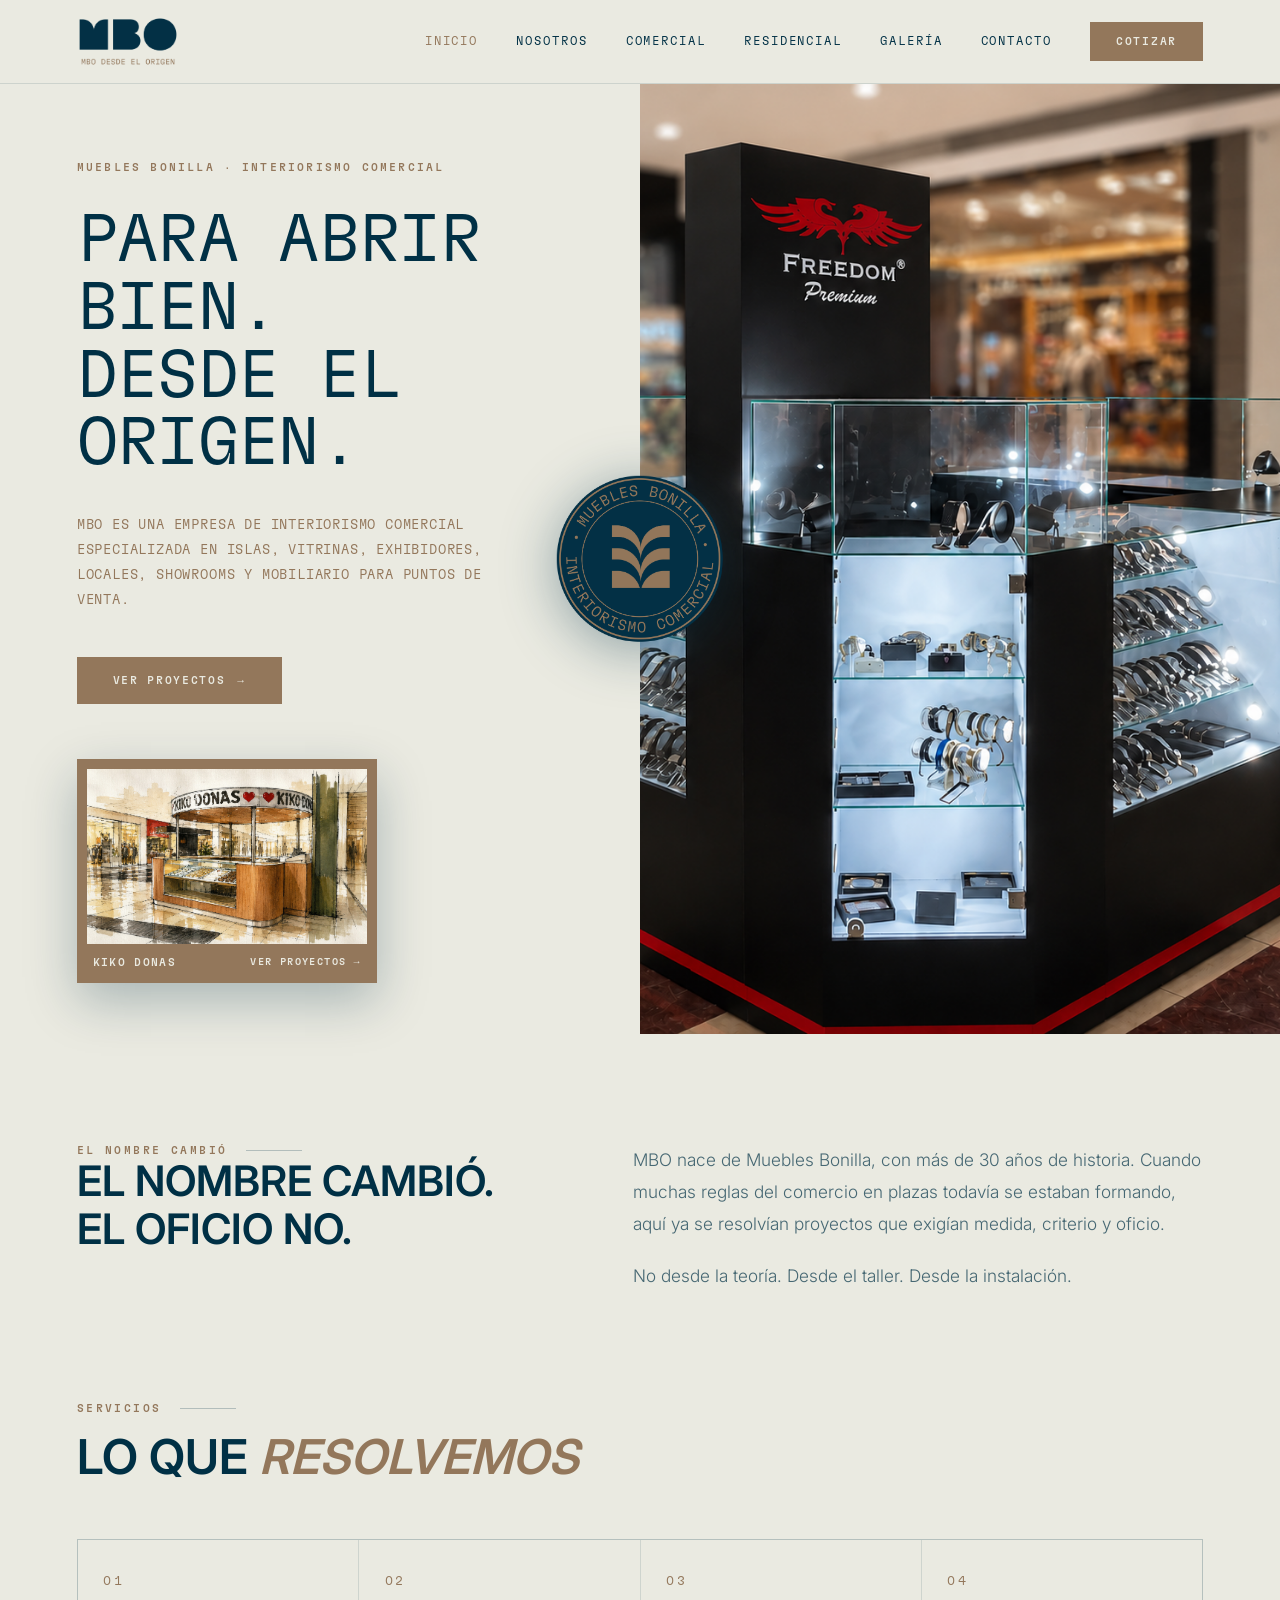
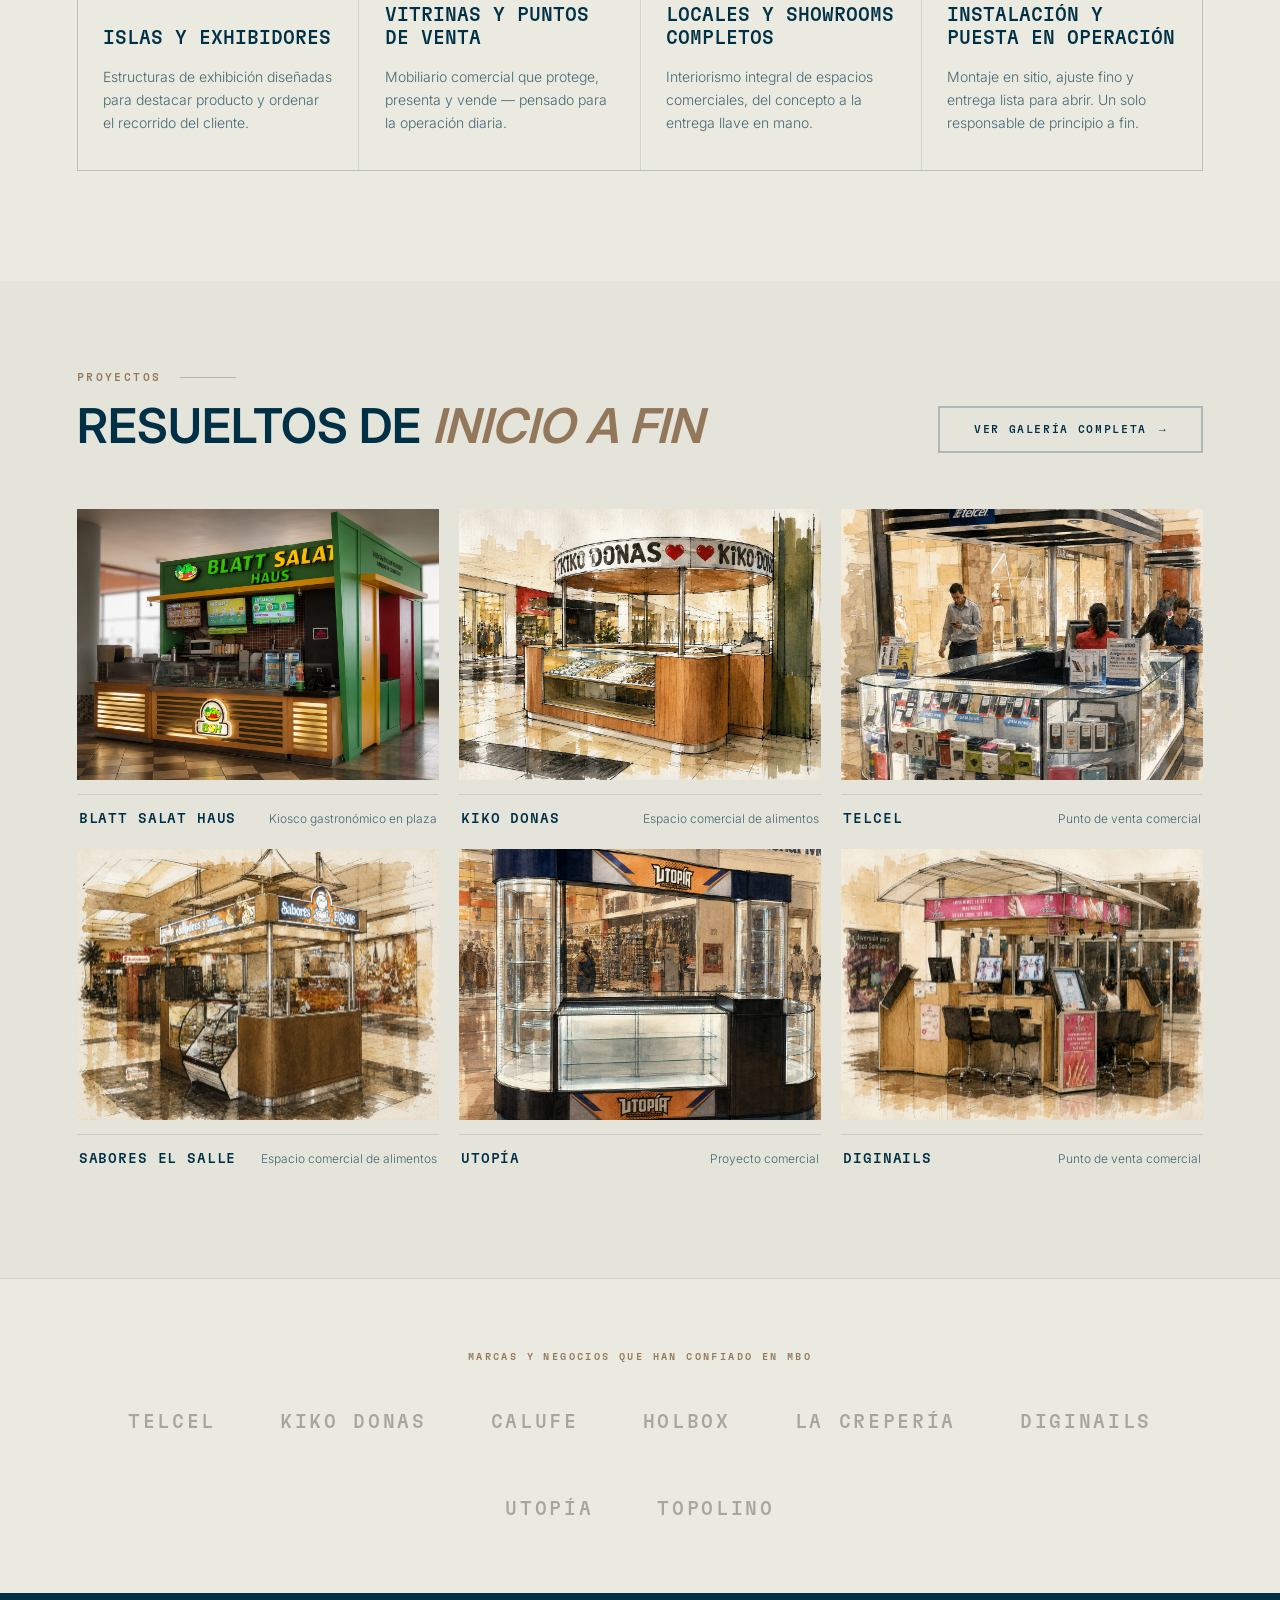
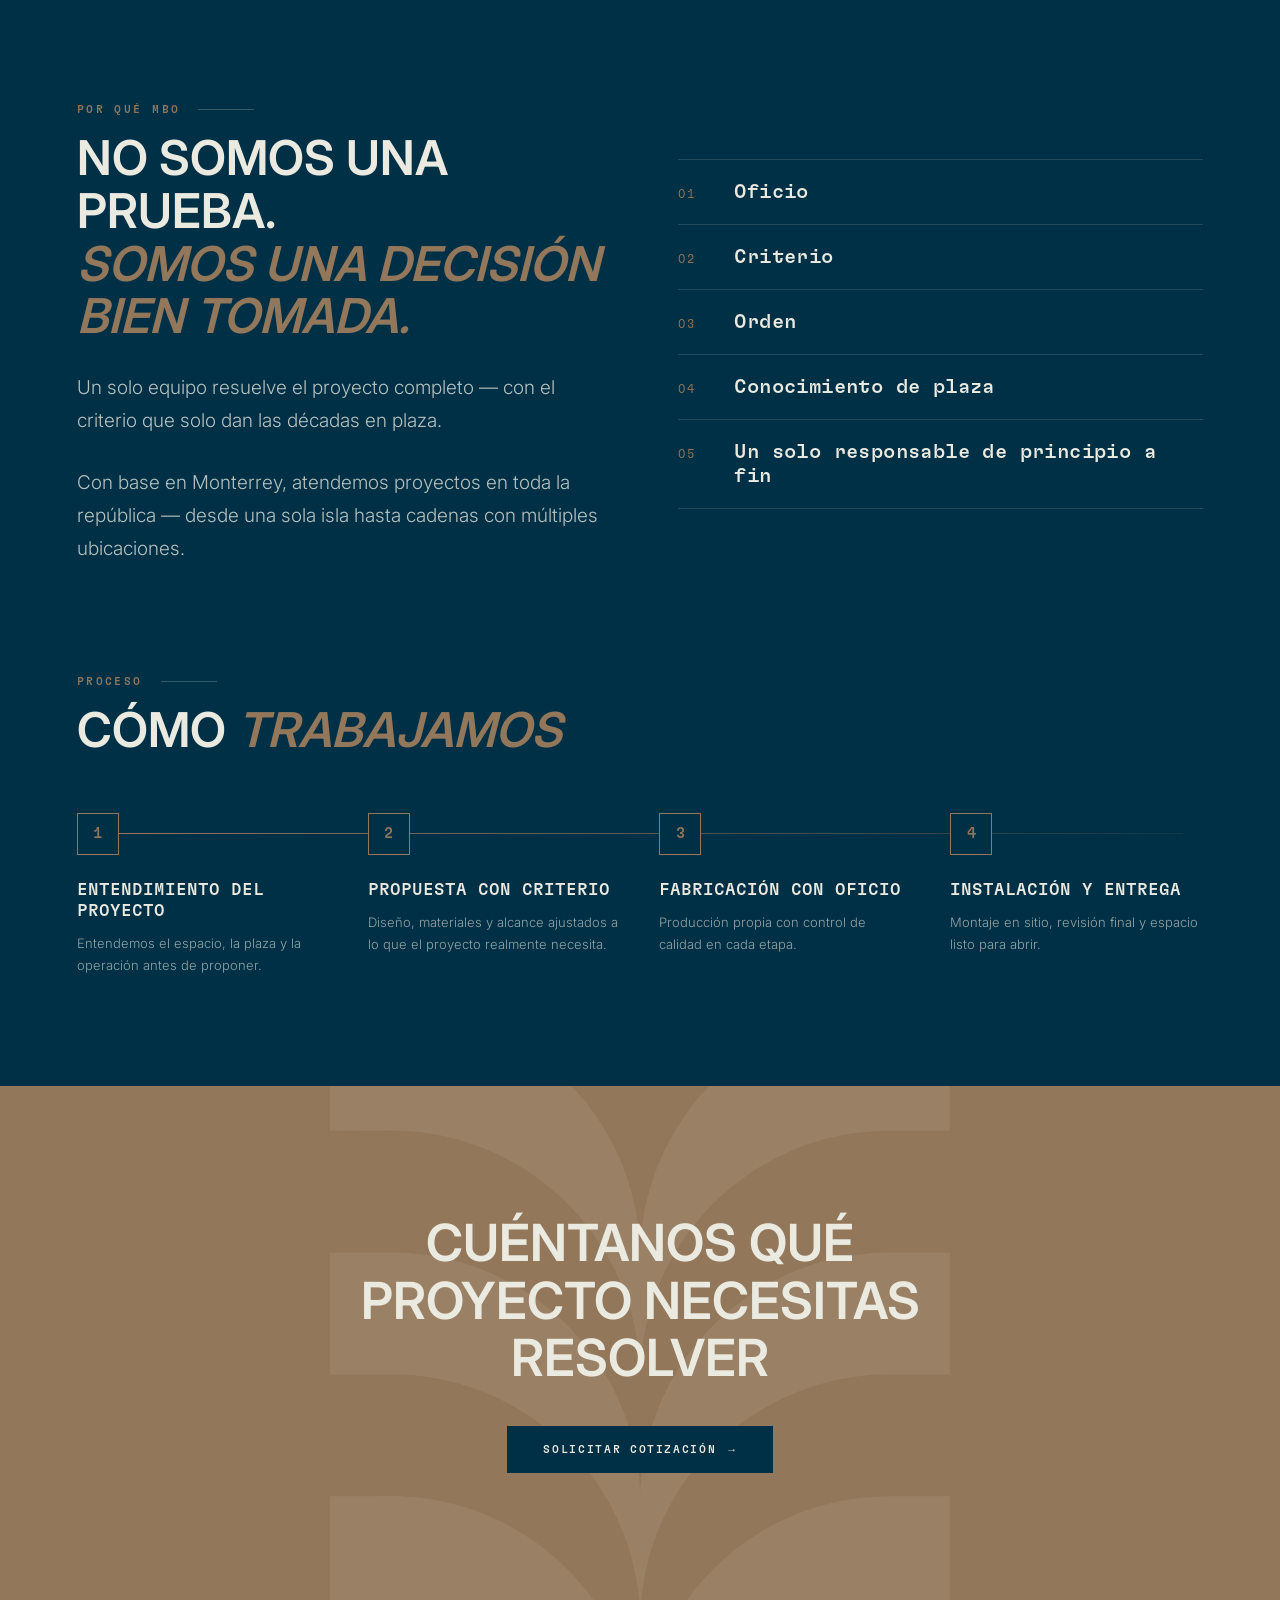
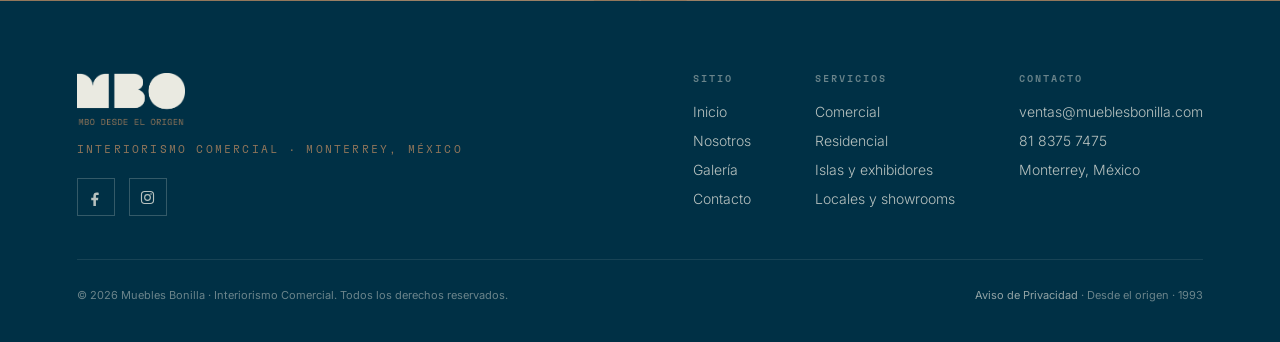
<file: mbo-website/index.html>
<!DOCTYPE html>
<html lang="es">
<head>
<meta charset="utf-8">
<meta name="viewport" content="width=device-width, initial-scale=1">
<title>MBO — Interiorismo Comercial · Desde el origen</title>
<link rel="stylesheet" href="css/site.css">
<style>
  /* ═══ HERO HOME — dos columnas ═══ */
  .hero{
    display:grid; grid-template-columns:1fr 1fr; position:relative;
    min-height:calc(100vh - 84px);
  }
  .hero-left{
    background:var(--lamina); display:flex; flex-direction:column; justify-content:center;
    padding:clamp(48px,6vw,96px) clamp(32px,5vw,88px) 330px var(--pad-x);
    position:relative;
  }
  .hero-eyebrow{
    font-family:var(--mono); font-weight:500; font-size:11px; letter-spacing:.2em;
    text-transform:uppercase; color:var(--terra); margin-bottom:34px;
  }
  .hero-title{
    font-family:var(--mono); font-weight:300; letter-spacing:-.01em;
    font-size:clamp(38px,5.2vw,76px); line-height:1.02; color:var(--grafito); text-transform:uppercase;
    margin-bottom:34px;
  }
  .hero-sub{
    font-family:var(--mono); font-weight:300; font-size:clamp(12px,1.05vw,14px);
    letter-spacing:.06em; line-height:1.85; text-transform:uppercase; color:var(--terra);
    max-width:52ch; margin-bottom:44px;
  }
  .hero-right{ position:relative; background:var(--grafito); min-height:52vh; }
  .hero-right .ph{ position:absolute; inset:0; }
  .hero-right .ph-label{ position:absolute; left:0; bottom:0; }

  /* Disolvencia entre fotos */
  .reveal{ position:absolute; inset:0; overflow:hidden; }
  .reveal img{ position:absolute; inset:0; width:100%; height:100%; object-fit:cover; display:block; opacity:0; transition:opacity 1.6s ease; }
  .reveal img.active{ opacity:1; }
  @media (prefers-reduced-motion:reduce){
    .reveal img{ transition:none; }
  }

  /* Sello sobre la costura */
  .hero-sello{
    position:absolute; top:50%; left:0; transform:translate(-50%,-50%);
    width:clamp(120px,13vw,188px); z-index:5; pointer-events:none;
    filter:drop-shadow(0 8px 28px rgba(0,48,69,.4));
  }
  /* Card flotante */
  .hero-card{
    position:absolute; left:var(--pad-x); bottom:clamp(28px,4vw,56px); z-index:6;
    width:clamp(240px,24vw,300px); background:var(--terra); padding:10px;
    box-shadow:0 18px 48px rgba(0,48,69,.28);
  }
  .hero-card .ph{ aspect-ratio:16/10; }
  .hero-card-bar{
    display:flex; align-items:center; justify-content:space-between; gap:12px;
    padding:12px 6px 4px;
  }
  .hero-card-name{
    font-family:var(--mono); font-weight:500; font-size:11px; letter-spacing:.12em;
    text-transform:uppercase; color:var(--lamina);
  }
  .hero-card-link{
    font-family:var(--mono); font-weight:500; font-size:10px; letter-spacing:.14em;
    text-transform:uppercase; color:var(--lamina); display:flex; align-items:center; gap:7px;
  }
  .hero-card-link:hover{ color:var(--grafito); }

  @media (max-width:900px){
    .hero{ grid-template-columns:1fr; min-height:0; }
    .hero-left{ padding-bottom:clamp(40px,8vw,64px); }
    .hero-right{ min-height:56vw; order:-1; }
    .hero-sello{ top:auto; bottom:0; left:50%; transform:translate(-50%,50%); width:clamp(96px,22vw,130px); }
    .hero-eyebrow{ margin-top:clamp(56px,16vw,80px); }
    .hero-eyebrow .he-sep{ display:none; }
    .hero-eyebrow span{ display:block; }
    .hero-card{ position:static; width:auto; margin:24px var(--pad-x) 0; }
  }

  /* ═══ INTRO DE MARCA ═══ */
  .intro{ display:grid; grid-template-columns:0.9fr 1.1fr; gap:clamp(40px,7vw,110px); align-items:start; }
  .intro-title{ font-family:var(--sans); font-weight:600; font-size:clamp(26px,3.4vw,42px); line-height:1.14; text-transform:uppercase; }
  .intro-body p{ font-family:var(--sans); font-weight:300; font-size:clamp(15px,1.35vw,18px); line-height:1.85; color:var(--muted); }
  .intro-body p + p{ margin-top:20px; }
  @media (max-width:820px){ .intro{ grid-template-columns:1fr; gap:32px; } }

  /* ═══ SERVICIOS ═══ */
  .services{ display:grid; grid-template-columns:repeat(4,1fr); gap:1px; margin-top:56px; background:var(--acero-15); border:1px solid var(--acero-15); }
  .svc{ background:var(--lamina); padding:clamp(28px,2.6vw,40px) clamp(24px,2vw,32px); display:flex; flex-direction:column; border-bottom:3px solid transparent; transition:border-color 250ms ease, background 250ms ease; min-height:230px; }
  .svc:hover{ border-bottom-color:var(--terra); }
  .svc-num{ font-family:var(--mono); font-weight:300; font-size:13px; letter-spacing:.2em; color:var(--terra); }
  .svc-title{ font-family:var(--mono); font-weight:500; font-size:clamp(16px,1.5vw,19px); line-height:1.2; color:var(--grafito); margin:auto 0 14px; text-transform:uppercase; }
  .svc-body{ font-family:var(--sans); font-weight:300; font-size:14px; line-height:1.65; color:var(--muted); }
  @media (max-width:900px){ .services{ grid-template-columns:1fr 1fr; } }
  @media (max-width:560px){ .services{ grid-template-columns:1fr; } .svc{ min-height:0; } }

  /* ═══ PROYECTOS ═══ */
  .proj-head{ display:flex; justify-content:space-between; align-items:flex-end; gap:24px; flex-wrap:wrap; }
  .proj-grid{ display:grid; grid-template-columns:repeat(3,1fr); gap:clamp(12px,1.6vw,24px); margin-top:56px; }
  .proj{ display:block; }
  .proj .ph{ aspect-ratio:4/3; }
  .proj:hover .ph{ filter:brightness(1.12); }
  .proj-meta{ display:flex; justify-content:space-between; align-items:baseline; gap:14px; padding:16px 2px 0; border-top:1px solid var(--acero-15); margin-top:14px; }
  .proj-name{ font-family:var(--mono); font-weight:500; font-size:14px; letter-spacing:.06em; text-transform:uppercase; color:var(--grafito); }
  .proj-type{ font-family:var(--sans); font-weight:300; font-size:12px; color:var(--muted); text-align:right; }
  @media (max-width:900px){ .proj-grid{ grid-template-columns:1fr 1fr; } }
  @media (max-width:560px){ .proj-grid{ grid-template-columns:1fr; } }

  /* ═══ DIFERENCIALES ═══ */
  .diff{ display:grid; grid-template-columns:1fr 1fr; gap:clamp(40px,6vw,90px); align-items:center; }
  .diff-list{ display:flex; flex-direction:column; }
  .diff-item{ display:flex; align-items:baseline; gap:20px; padding:20px 0; border-top:1px solid rgba(234,234,225,.14); }
  .diff-item:last-child{ border-bottom:1px solid rgba(234,234,225,.14); }
  .diff-item .n{ font-family:var(--mono); font-weight:300; font-size:12px; letter-spacing:.16em; color:var(--terra); width:36px; flex-shrink:0; }
  .diff-item .t{ font-family:var(--mono); font-weight:500; font-size:clamp(16px,1.6vw,20px); letter-spacing:.02em; color:var(--lamina); }
  @media (max-width:820px){ .diff{ grid-template-columns:1fr; gap:36px; } }

  /* ═══ PROCESO ═══ */
  .steps{ display:grid; grid-template-columns:repeat(4,1fr); gap:clamp(24px,3vw,48px); margin-top:56px; position:relative; }
  .steps::before{ content:''; position:absolute; top:20px; left:20px; right:20px; height:1px; background:linear-gradient(to right,var(--terra),rgba(147,119,91,.12)); }
  .step{ position:relative; }
  .step-num{ width:42px; height:42px; border:1.5px solid var(--terra); display:flex; align-items:center; justify-content:center; margin-bottom:24px; background:var(--grafito); position:relative; z-index:1; }
  .step-num span{ font-family:var(--mono); font-size:15px; color:var(--terra); }
  .step-title{ font-family:var(--mono); font-weight:500; font-size:clamp(15px,1.4vw,17px); color:var(--lamina); margin-bottom:12px; text-transform:uppercase; }
  .step-body{ font-family:var(--sans); font-weight:300; font-size:13px; line-height:1.65; color:var(--lamina-60); }
  @media (max-width:820px){ .steps{ grid-template-columns:1fr 1fr; } .steps::before{ display:none; } }
  @media (max-width:480px){ .steps{ grid-template-columns:1fr; } }

  /* ═══ CTA FINAL ═══ */
  .cta-final{ background:var(--terra); color:var(--lamina); text-align:center; padding:clamp(72px,10vw,130px) var(--pad-x); position:relative; overflow:hidden; }
  .cta-final .sym-bg{ position:absolute; left:50%; top:50%; transform:translate(-50%,-50%); width:min(60vw,620px); opacity:.08; }
  .cta-final h2{ position:relative; z-index:1; font-family:var(--sans); font-weight:600; font-size:clamp(28px,4vw,52px); line-height:1.12; max-width:20ch; margin:0 auto 40px; text-transform:uppercase; }
  .cta-final .btn-wrap{ position:relative; z-index:1; }
</style>
</head>
<body>

<!-- NAV -->
<nav class="nav">
  <a class="nav-brand" href="index.html"><img class="nav-logo" src="assets/logo-nav-grafito.png" alt="MBO — Desde el origen"></a>
  <div class="nav-links">
    <a class="nav-link active" href="index.html">Inicio</a>
    <a class="nav-link" href="nosotros.html">Nosotros</a>
    <a class="nav-link" href="comercial.html">Comercial</a>
    <a class="nav-link" href="residencial.html">Residencial</a>
    <a class="nav-link" href="galeria.html">Galería</a>
    <a class="nav-link" href="contacto.html">Contacto</a>
    <a class="nav-cta" href="contacto.html">Cotizar</a>
  </div>
</nav>

<!-- HERO -->
<header class="hero" data-screen-label="Hero Inicio">
  <div class="hero-left">
    <p class="hero-eyebrow"><span>Muebles Bonilla</span><span class="he-sep"> · </span><span>Interiorismo Comercial</span></p>
    <h1 class="hero-title">Para abrir bien.<br>Desde el origen.</h1>
    <p class="hero-sub">MBO es una empresa de interiorismo comercial especializada en islas, vitrinas, exhibidores, locales, showrooms y mobiliario para puntos de venta.</p>
    <div>
      <a class="btn btn-primary" href="galeria.html">Ver proyectos <span class="arrow">→</span></a>
    </div>
  </div>
  <div class="hero-right">
    <div class="reveal" id="heroReveal">
      <img class="active" src="assets/photos/freedom-vitrina.png" alt="Kiosco Freedom Premium">
      <img src="assets/photos/bsh-gastronomica.png" alt="Blatt Salat Haus">
      <img src="assets/photos/porcelanite-showroom.png" alt="Showroom Porcelanite">
      <img src="assets/photos/kiosko.png" alt="Isla KiosKo">
      <img src="assets/photos/vitrina-corporativa.png" alt="Kiosco de vitrinas corporativas">
      <img src="assets/photos/eagle-eyes-kiosko.png" alt="Kiosco Eagle Eyes de lentes en plaza">
      <img src="assets/photos/eagle-eyes-interior.png" alt="Kiosco Eagle Eyes con vitrinas iluminadas de lentes">
      <img src="assets/photos/pop-out.png" alt="Kiosco Pop Out de jugos y bebidas en plaza">
    </div>
    <img class="hero-sello" src="assets/sello-grafito.png" alt="Muebles Bonilla · Interiorismo Comercial">
  </div>
  <a class="hero-card" href="galeria.html">
    <div class="ph"><img src="assets/projects/kiko-donas.png" alt="Kiko Donas"></div>
    <div class="hero-card-bar">
      <span class="hero-card-name">Kiko Donas</span>
      <span class="hero-card-link">Ver proyectos <span>→</span></span>
    </div>
  </a>
</header>

<!-- INTRO DE MARCA -->
<section class="section intro" data-screen-label="Intro de marca">
  <div>
    <p class="eyebrow">El nombre cambió</p>
    <h2 class="intro-title">El nombre cambió.<br>El oficio no.</h2>
  </div>
  <div class="intro-body">
    <p>MBO nace de Muebles Bonilla, con más de 30 años de historia. Cuando muchas reglas del comercio en plazas todavía se estaban formando, aquí ya se resolvían proyectos que exigían medida, criterio y oficio.</p>
    <p>No desde la teoría. Desde el taller. Desde la instalación.</p>
  </div>
</section>

<!-- SERVICIOS -->
<section class="section" style="padding-top:0;" data-screen-label="Servicios">
  <p class="eyebrow">Servicios</p>
  <h2 class="section-title">Lo que <em>resolvemos</em></h2>
  <div class="services">
    <div class="svc"><span class="svc-num">01</span><h3 class="svc-title">Islas y exhibidores</h3><p class="svc-body">Estructuras de exhibición diseñadas para destacar producto y ordenar el recorrido del cliente.</p></div>
    <div class="svc"><span class="svc-num">02</span><h3 class="svc-title">Vitrinas y puntos de venta</h3><p class="svc-body">Mobiliario comercial que protege, presenta y vende — pensado para la operación diaria.</p></div>
    <div class="svc"><span class="svc-num">03</span><h3 class="svc-title">Locales y showrooms completos</h3><p class="svc-body">Interiorismo integral de espacios comerciales, del concepto a la entrega llave en mano.</p></div>
    <div class="svc"><span class="svc-num">04</span><h3 class="svc-title">Instalación y puesta en operación</h3><p class="svc-body">Montaje en sitio, ajuste fino y entrega lista para abrir. Un solo responsable de principio a fin.</p></div>
  </div>
</section>

<!-- PROYECTOS DESTACADOS -->
<section class="section" style="background:#e4e4da; padding-top:clamp(56px,7vw,90px);" data-screen-label="Proyectos destacados">
  <div class="proj-head">
    <div>
      <p class="eyebrow">Proyectos</p>
      <h2 class="section-title">Resueltos de <em>inicio a fin</em></h2>
    </div>
    <a class="btn btn-ghost" href="galeria.html">Ver galería completa <span class="arrow">→</span></a>
  </div>
  <div class="proj-grid">
    <a class="proj" href="galeria.html"><div class="ph"><img src="assets/photos/bsh-gastronomica.png" alt="Blatt Salat Haus"></div><div class="proj-meta"><span class="proj-name">Blatt Salat Haus</span><span class="proj-type">Kiosco gastronómico en plaza</span></div></a>
    <a class="proj" href="galeria.html"><div class="ph"><img src="assets/projects/kiko-donas.png" alt="Kiko Donas"></div><div class="proj-meta"><span class="proj-name">Kiko Donas</span><span class="proj-type">Espacio comercial de alimentos</span></div></a>
    <a class="proj" href="galeria.html"><div class="ph"><img src="assets/projects/telcel.png" alt="Telcel"></div><div class="proj-meta"><span class="proj-name">Telcel</span><span class="proj-type">Punto de venta comercial</span></div></a>
    <a class="proj" href="galeria.html"><div class="ph"><img src="assets/projects/sabores-el-salle.png" alt="Sabores El Salle"></div><div class="proj-meta"><span class="proj-name">Sabores El Salle</span><span class="proj-type">Espacio comercial de alimentos</span></div></a>
    <a class="proj" href="galeria.html"><div class="ph"><img src="assets/projects/utopia.png" alt="Utopía"></div><div class="proj-meta"><span class="proj-name">Utopía</span><span class="proj-type">Proyecto comercial</span></div></a>
    <a class="proj" href="galeria.html"><div class="ph"><img src="assets/projects/diginails.png" alt="Diginails"></div><div class="proj-meta"><span class="proj-name">Diginails</span><span class="proj-type">Punto de venta comercial</span></div></a>
  </div>
</section>

<!-- CLIENTES -->
<section class="clients" data-screen-label="Clientes">
  <p class="clients-label">Marcas y negocios que han confiado en MBO</p>
  <div class="clients-row">
    <span class="client-mark">Telcel</span>
    <span class="client-mark">Kiko Donas</span>
    <span class="client-mark">Calufe</span>
    <span class="client-mark">Holbox</span>
    <span class="client-mark">La Crepería</span>
    <span class="client-mark">Diginails</span>
    <span class="client-mark">Utopía</span>
    <span class="client-mark">Topolino</span>
  </div>
</section>

<!-- DIFERENCIALES -->
<section class="section dark diff" data-screen-label="Diferenciales">
  <div>
    <p class="eyebrow on-dark">Por qué MBO</p>
    <h2 class="section-title">No somos una prueba.<br><em>Somos una decisión<br>bien tomada.</em></h2>
    <p class="section-lead">Un solo equipo resuelve el proyecto completo — con el criterio que solo dan las décadas en plaza.</p>
    <p class="section-lead">Con base en Monterrey, atendemos proyectos en toda la república — desde una sola isla hasta cadenas con múltiples ubicaciones.</p>
  </div>
  <div class="diff-list">
    <div class="diff-item"><span class="n">01</span><span class="t">Oficio</span></div>
    <div class="diff-item"><span class="n">02</span><span class="t">Criterio</span></div>
    <div class="diff-item"><span class="n">03</span><span class="t">Orden</span></div>
    <div class="diff-item"><span class="n">04</span><span class="t">Conocimiento de plaza</span></div>
    <div class="diff-item"><span class="n">05</span><span class="t">Un solo responsable de principio a fin</span></div>
  </div>
</section>

<!-- PROCESO -->
<section class="section dark" style="padding-top:0;" data-screen-label="Proceso">
  <p class="eyebrow on-dark">Proceso</p>
  <h2 class="section-title">Cómo <em>trabajamos</em></h2>
  <div class="steps">
    <div class="step"><div class="step-num"><span>1</span></div><h3 class="step-title">Entendimiento del proyecto</h3><p class="step-body">Entendemos el espacio, la plaza y la operación antes de proponer.</p></div>
    <div class="step"><div class="step-num"><span>2</span></div><h3 class="step-title">Propuesta con criterio</h3><p class="step-body">Diseño, materiales y alcance ajustados a lo que el proyecto realmente necesita.</p></div>
    <div class="step"><div class="step-num"><span>3</span></div><h3 class="step-title">Fabricación con oficio</h3><p class="step-body">Producción propia con control de calidad en cada etapa.</p></div>
    <div class="step"><div class="step-num"><span>4</span></div><h3 class="step-title">Instalación y entrega</h3><p class="step-body">Montaje en sitio, revisión final y espacio listo para abrir.</p></div>
  </div>
</section>

<!-- CTA FINAL -->
<section class="cta-final" data-screen-label="CTA final">
  <img class="sym-bg" src="assets/symbol-clara.png" alt="">
  <h2>Cuéntanos qué proyecto necesitas resolver</h2>
  <div class="btn-wrap"><a class="btn btn-solid-dark" href="contacto.html">Solicitar cotización <span class="arrow">→</span></a></div>
</section>

<!-- FOOTER -->
<footer class="footer">
  <div class="footer-top">
    <div>
      <img class="footer-logo" src="assets/logo-origen-clara.png" alt="MBO — Desde el origen">
      <p class="footer-tag">Interiorismo comercial · Monterrey, México</p>
      <div class="footer-social">
        <a href="https://www.facebook.com/mueblesbonilla" aria-label="Facebook" target="_blank" rel="noopener"><svg viewBox="0 0 24 24" fill="currentColor" aria-hidden="true"><path d="M14 8.5h2.5V5.2C16 5.1 14.9 5 13.6 5 10.9 5 9 6.7 9 9.7v2.6H6v3.5h3V24h3.6v-8.2h2.9l.5-3.5h-3.4V10c0-1 .3-1.5 1.9-1.5z"/></svg></a>
        <a href="https://www.instagram.com/mueblesbonilla" aria-label="Instagram" target="_blank" rel="noopener"><svg viewBox="0 0 24 24" fill="none" stroke="currentColor" stroke-width="1.6" aria-hidden="true"><rect x="3.5" y="3.5" width="17" height="17" rx="4.5"/><circle cx="12" cy="12" r="4"/><circle cx="17" cy="7" r="1.1" fill="currentColor" stroke="none"/></svg></a>
      </div>
    </div>
    <div class="footer-nav">
      <div class="footer-col">
        <h4>Sitio</h4>
        <a href="index.html">Inicio</a>
        <a href="nosotros.html">Nosotros</a>
        <a href="galeria.html">Galería</a>
        <a href="contacto.html">Contacto</a>
      </div>
      <div class="footer-col">
        <h4>Servicios</h4>
        <a href="comercial.html">Comercial</a>
        <a href="residencial.html">Residencial</a>
        <a href="galeria.html">Islas y exhibidores</a>
        <a href="galeria.html">Locales y showrooms</a>
      </div>
      <div class="footer-col">
        <h4>Contacto</h4>
        <a href="mailto:ventas@mueblesbonilla.com">ventas@mueblesbonilla.com</a>
        <a href="tel:+528183757475">81 8375 7475</a>
        <p>Monterrey, México</p>
      </div>
    </div>
  </div>
  <div class="footer-bottom">
    <span class="footer-copy">© 2026 Muebles Bonilla · Interiorismo Comercial. Todos los derechos reservados.</span>
    <span class="footer-copy"><a href="aviso-privacidad.html">Aviso de Privacidad</a> · Desde el origen · 1993</span>
  </div>
</footer>

<script>
(function(){
  var wrap=document.getElementById('heroReveal');
  if(!wrap)return;
  if(window.matchMedia&&window.matchMedia('(prefers-reduced-motion:reduce)').matches)return;
  var imgs=wrap.querySelectorAll('img'),i=0;
  if(imgs.length<2)return;
  setInterval(function(){
    imgs[i].classList.remove('active');
    i=(i+1)%imgs.length;
    imgs[i].classList.add('active');
  },4600);
})();
</script>

</body>
</html>
</file>
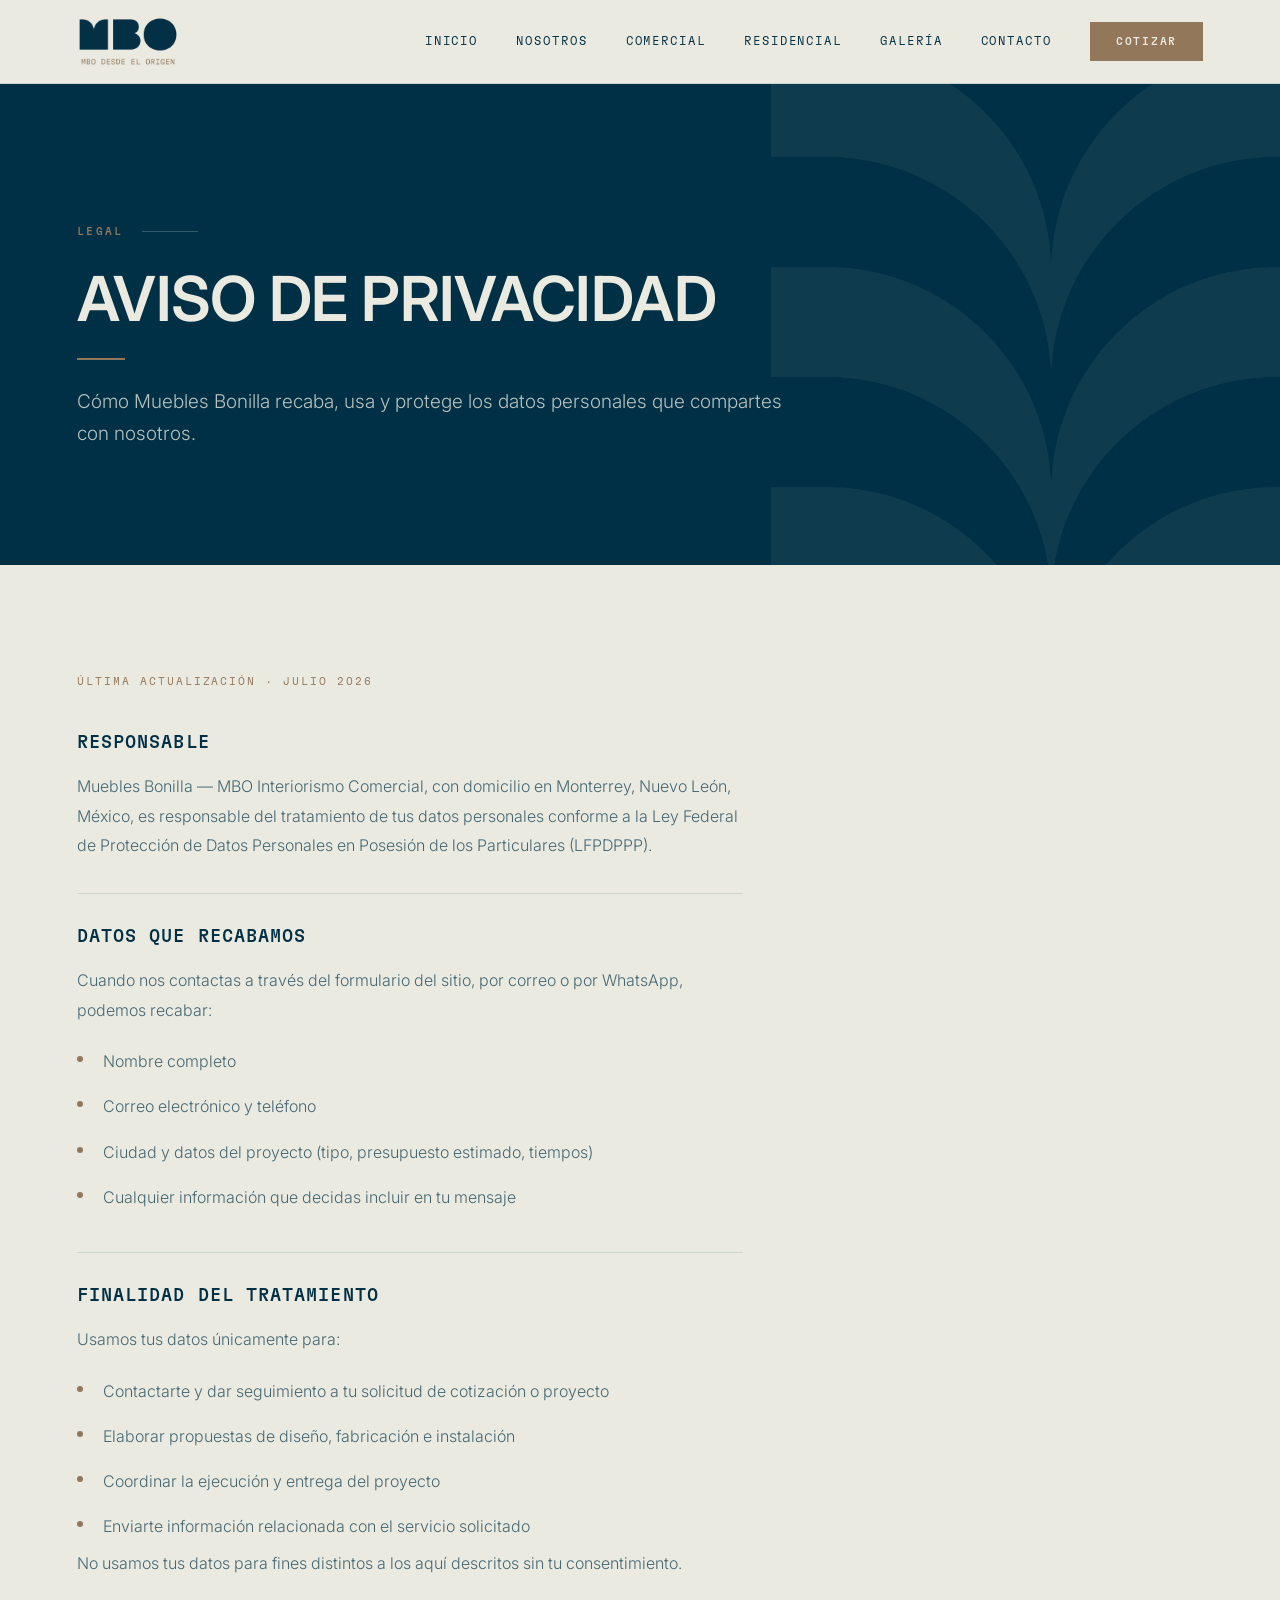
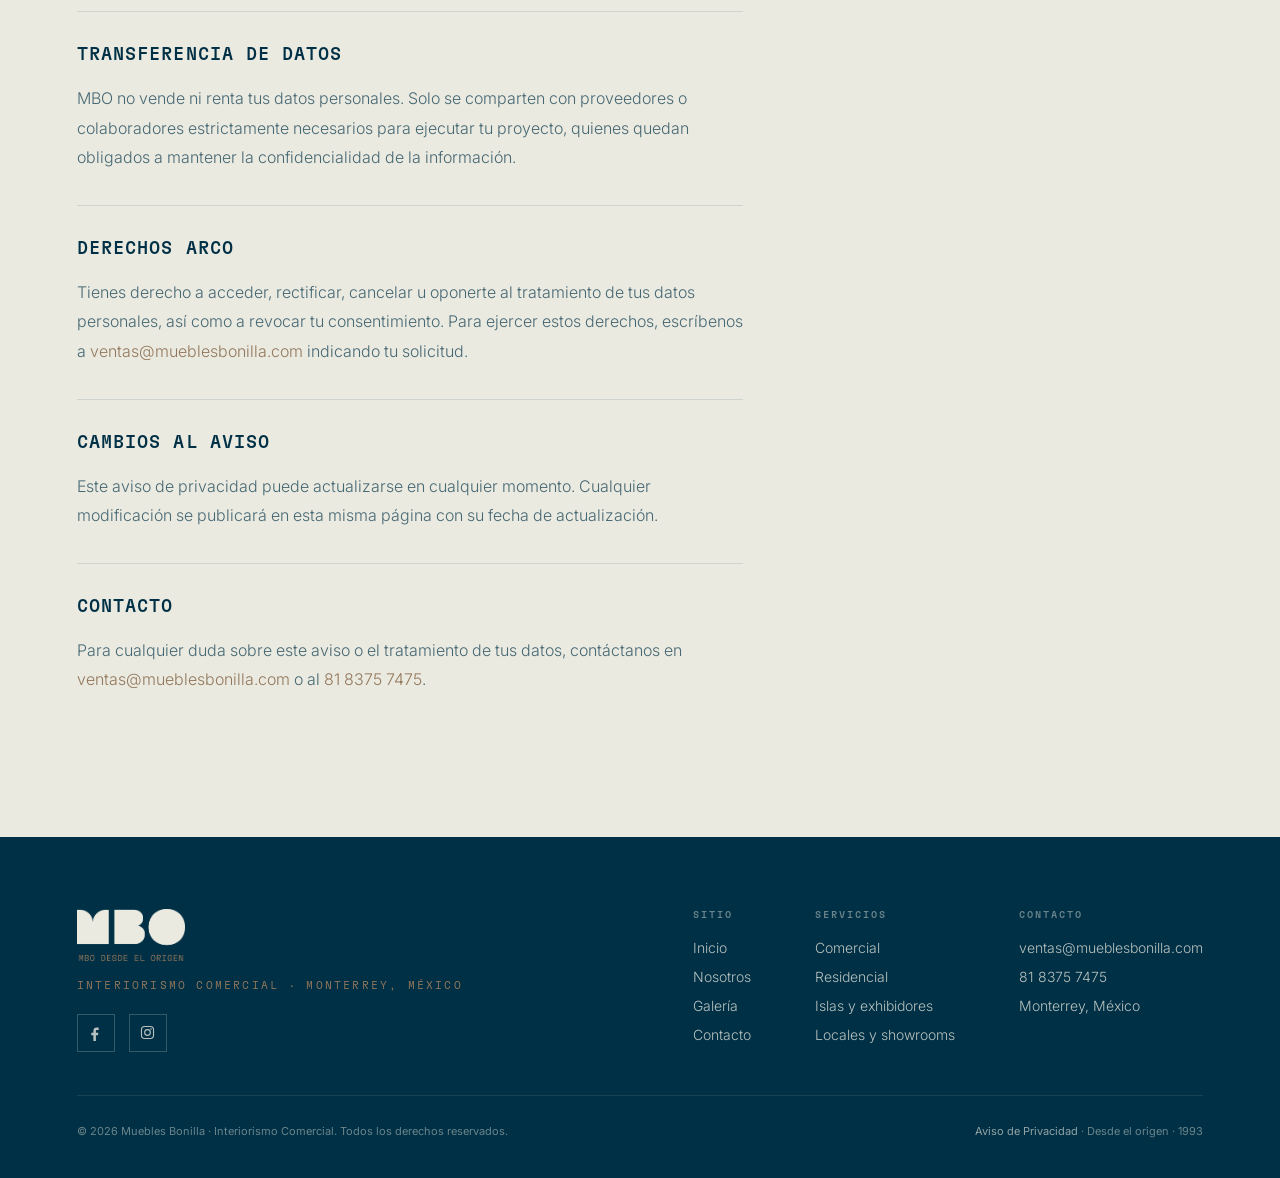
<file: mbo-website/aviso-privacidad.html>
<!DOCTYPE html>
<html lang="es">
<head>
<meta charset="utf-8">
<meta name="viewport" content="width=device-width, initial-scale=1">
<title>Aviso de Privacidad — MBO · Interiorismo Comercial</title>
<link rel="stylesheet" href="css/site.css">
<style>
  .legal{ max-width:820px; }
  .legal .updated{
    font-family:var(--mono); font-weight:300; font-size:11px; letter-spacing:.18em;
    text-transform:uppercase; color:var(--terra); margin-bottom:44px;
  }
  .legal-block{ padding:32px 0; border-top:1px solid var(--acero-15); }
  .legal-block:first-of-type{ border-top:none; padding-top:0; }
  .legal-block h2{
    font-family:var(--mono); font-weight:500; font-size:clamp(15px,1.5vw,18px);
    letter-spacing:.06em; text-transform:uppercase; color:var(--grafito); margin-bottom:18px;
  }
  .legal-block p{
    font-family:var(--sans); font-weight:300; font-size:clamp(15px,1.3vw,16px);
    line-height:1.85; color:var(--muted);
  }
  .legal-block p + p{ margin-top:16px; }
  .legal-block ul{ margin:14px 0 0 0; padding:0; list-style:none; }
  .legal-block li{
    font-family:var(--sans); font-weight:300; font-size:clamp(15px,1.3vw,16px);
    line-height:1.7; color:var(--muted); padding:9px 0 9px 26px; position:relative;
  }
  .legal-block li::before{
    content:''; position:absolute; left:0; top:17px; width:6px; height:6px;
    background:var(--terra); border-radius:50%;
  }
  .legal-block a{ color:var(--terra); }
  .legal-block a:hover{ color:var(--grafito); }
</style>
</head>
<body>

<nav class="nav">
  <a class="nav-brand" href="index.html"><img class="nav-logo" src="assets/logo-nav-grafito.png" alt="MBO — Desde el origen"></a>
  <div class="nav-links">
    <a class="nav-link" href="index.html">Inicio</a>
    <a class="nav-link" href="nosotros.html">Nosotros</a>
    <a class="nav-link" href="comercial.html">Comercial</a>
    <a class="nav-link" href="residencial.html">Residencial</a>
    <a class="nav-link" href="galeria.html">Galería</a>
    <a class="nav-link" href="contacto.html">Contacto</a>
    <a class="nav-cta" href="contacto.html">Cotizar</a>
  </div>
</nav>

<section class="pagehero" data-screen-label="Hero Aviso de Privacidad">
  <img class="sym-bg" src="assets/symbol-clara.png" alt="">
  <div class="pagehero-inner">
    <p class="eyebrow on-dark">Legal</p>
    <h1 class="pagehero-title">Aviso de Privacidad</h1>
    <div class="pagehero-rule"></div>
    <p class="pagehero-sub">Cómo Muebles Bonilla recaba, usa y protege los datos personales que compartes con nosotros.</p>
  </div>
</section>

<section class="section legal" data-screen-label="Contenido Aviso">
  <p class="updated">Última actualización · Julio 2026</p>

  <div class="legal-block">
    <h2>Responsable</h2>
    <p>Muebles Bonilla — MBO Interiorismo Comercial, con domicilio en Monterrey, Nuevo León, México, es responsable del tratamiento de tus datos personales conforme a la Ley Federal de Protección de Datos Personales en Posesión de los Particulares (LFPDPPP).</p>
  </div>

  <div class="legal-block">
    <h2>Datos que recabamos</h2>
    <p>Cuando nos contactas a través del formulario del sitio, por correo o por WhatsApp, podemos recabar:</p>
    <ul>
      <li>Nombre completo</li>
      <li>Correo electrónico y teléfono</li>
      <li>Ciudad y datos del proyecto (tipo, presupuesto estimado, tiempos)</li>
      <li>Cualquier información que decidas incluir en tu mensaje</li>
    </ul>
  </div>

  <div class="legal-block">
    <h2>Finalidad del tratamiento</h2>
    <p>Usamos tus datos únicamente para:</p>
    <ul>
      <li>Contactarte y dar seguimiento a tu solicitud de cotización o proyecto</li>
      <li>Elaborar propuestas de diseño, fabricación e instalación</li>
      <li>Coordinar la ejecución y entrega del proyecto</li>
      <li>Enviarte información relacionada con el servicio solicitado</li>
    </ul>
    <p>No usamos tus datos para fines distintos a los aquí descritos sin tu consentimiento.</p>
  </div>

  <div class="legal-block">
    <h2>Transferencia de datos</h2>
    <p>MBO no vende ni renta tus datos personales. Solo se comparten con proveedores o colaboradores estrictamente necesarios para ejecutar tu proyecto, quienes quedan obligados a mantener la confidencialidad de la información.</p>
  </div>

  <div class="legal-block">
    <h2>Derechos ARCO</h2>
    <p>Tienes derecho a acceder, rectificar, cancelar u oponerte al tratamiento de tus datos personales, así como a revocar tu consentimiento. Para ejercer estos derechos, escríbenos a <a href="mailto:ventas@mueblesbonilla.com">ventas@mueblesbonilla.com</a> indicando tu solicitud.</p>
  </div>

  <div class="legal-block">
    <h2>Cambios al aviso</h2>
    <p>Este aviso de privacidad puede actualizarse en cualquier momento. Cualquier modificación se publicará en esta misma página con su fecha de actualización.</p>
  </div>

  <div class="legal-block">
    <h2>Contacto</h2>
    <p>Para cualquier duda sobre este aviso o el tratamiento de tus datos, contáctanos en <a href="mailto:ventas@mueblesbonilla.com">ventas@mueblesbonilla.com</a> o al <a href="tel:+528183757475">81 8375 7475</a>.</p>
  </div>
</section>

<footer class="footer">
  <div class="footer-top">
    <div>
      <img class="footer-logo" src="assets/logo-origen-clara.png" alt="MBO — Desde el origen">
      <p class="footer-tag">Interiorismo comercial · Monterrey, México</p>
      <div class="footer-social">
        <a href="https://www.facebook.com/mueblesbonilla" aria-label="Facebook" target="_blank" rel="noopener"><svg viewBox="0 0 24 24" fill="currentColor" aria-hidden="true"><path d="M14 8.5h2.5V5.2C16 5.1 14.9 5 13.6 5 10.9 5 9 6.7 9 9.7v2.6H6v3.5h3V24h3.6v-8.2h2.9l.5-3.5h-3.4V10c0-1 .3-1.5 1.9-1.5z"/></svg></a>
        <a href="https://www.instagram.com/mueblesbonilla" aria-label="Instagram" target="_blank" rel="noopener"><svg viewBox="0 0 24 24" fill="none" stroke="currentColor" stroke-width="1.6" aria-hidden="true"><rect x="3.5" y="3.5" width="17" height="17" rx="4.5"/><circle cx="12" cy="12" r="4"/><circle cx="17" cy="7" r="1.1" fill="currentColor" stroke="none"/></svg></a>
      </div>
    </div>
    <div class="footer-nav">
      <div class="footer-col"><h4>Sitio</h4><a href="index.html">Inicio</a><a href="nosotros.html">Nosotros</a><a href="galeria.html">Galería</a><a href="contacto.html">Contacto</a></div>
      <div class="footer-col"><h4>Servicios</h4><a href="comercial.html">Comercial</a><a href="residencial.html">Residencial</a><a href="galeria.html">Islas y exhibidores</a><a href="galeria.html">Locales y showrooms</a></div>
      <div class="footer-col"><h4>Contacto</h4><a href="mailto:ventas@mueblesbonilla.com">ventas@mueblesbonilla.com</a><a href="tel:+528183757475">81 8375 7475</a><p>Monterrey, México</p></div>
    </div>
  </div>
  <div class="footer-bottom">
    <span class="footer-copy">© 2026 Muebles Bonilla · Interiorismo Comercial. Todos los derechos reservados.</span>
    <span class="footer-copy"><a href="aviso-privacidad.html">Aviso de Privacidad</a> · Desde el origen · 1993</span>
  </div>
</footer>

</body>
</html>
</file>
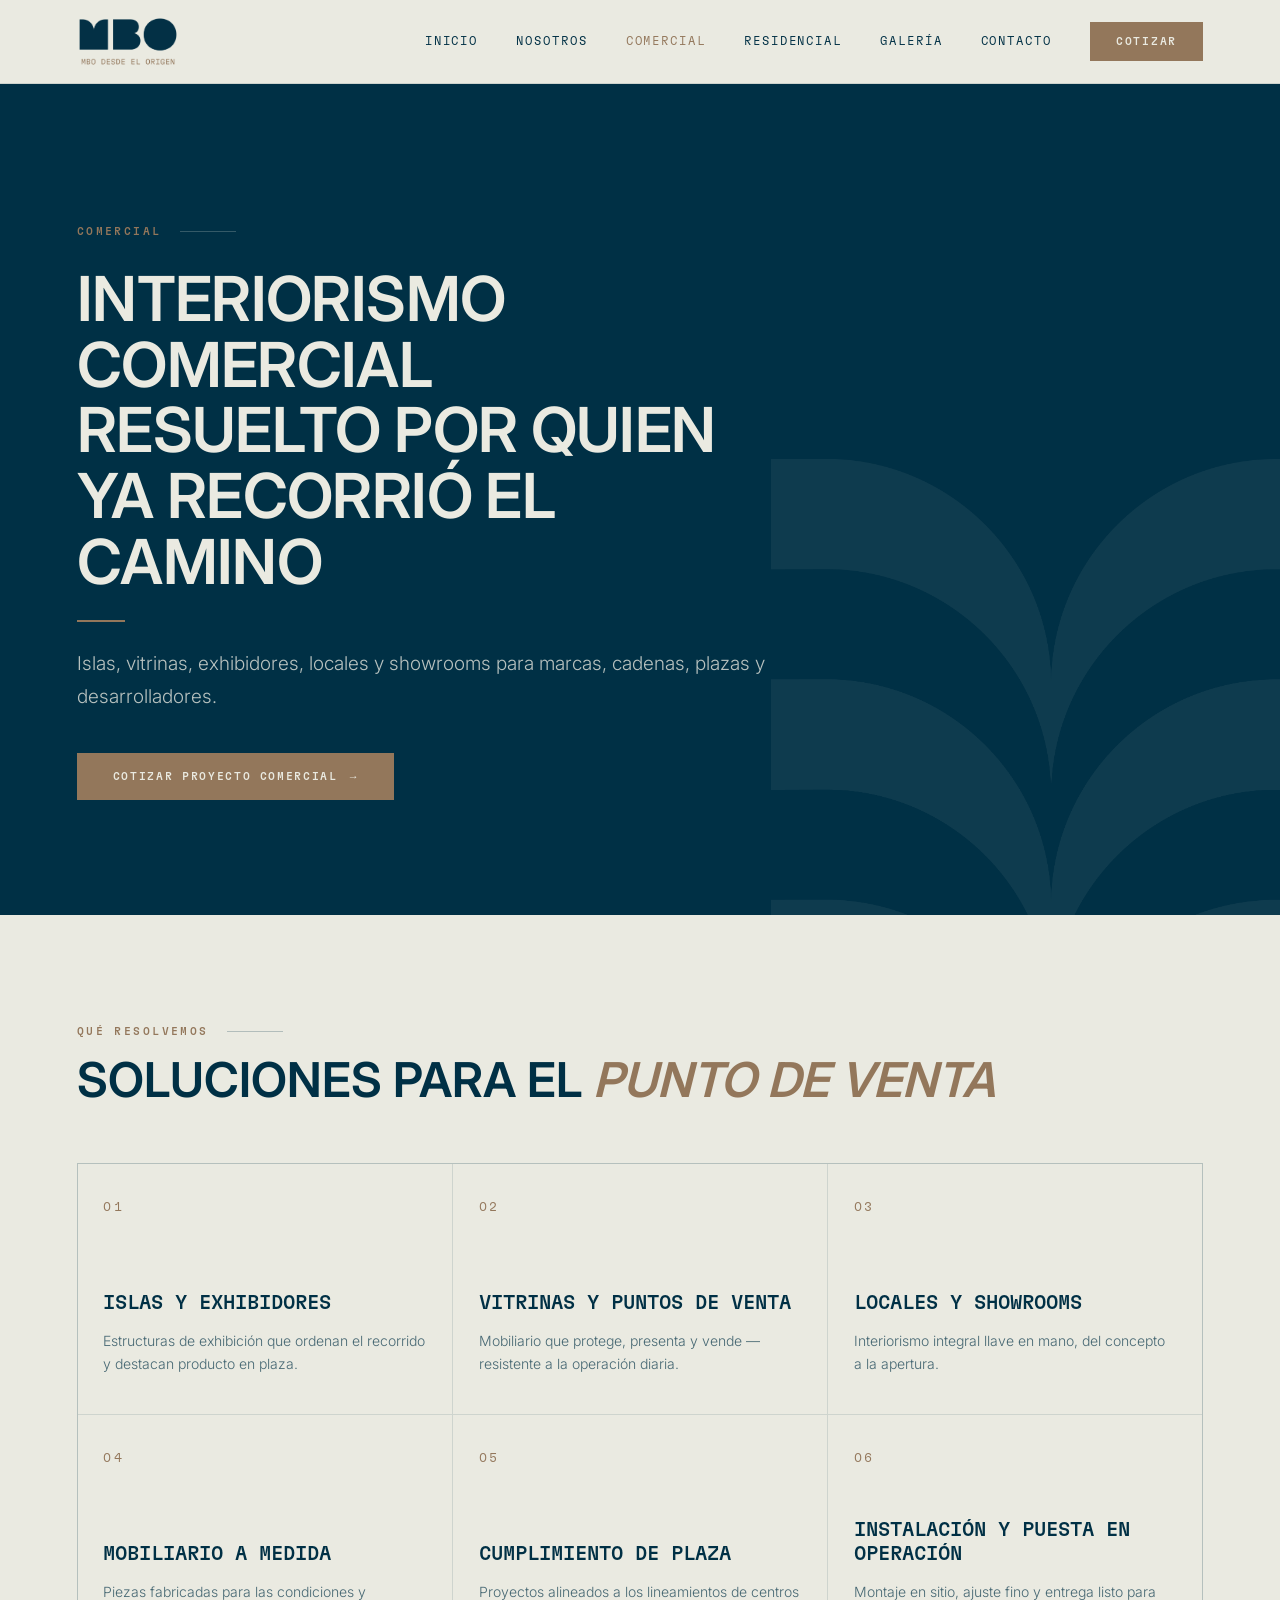
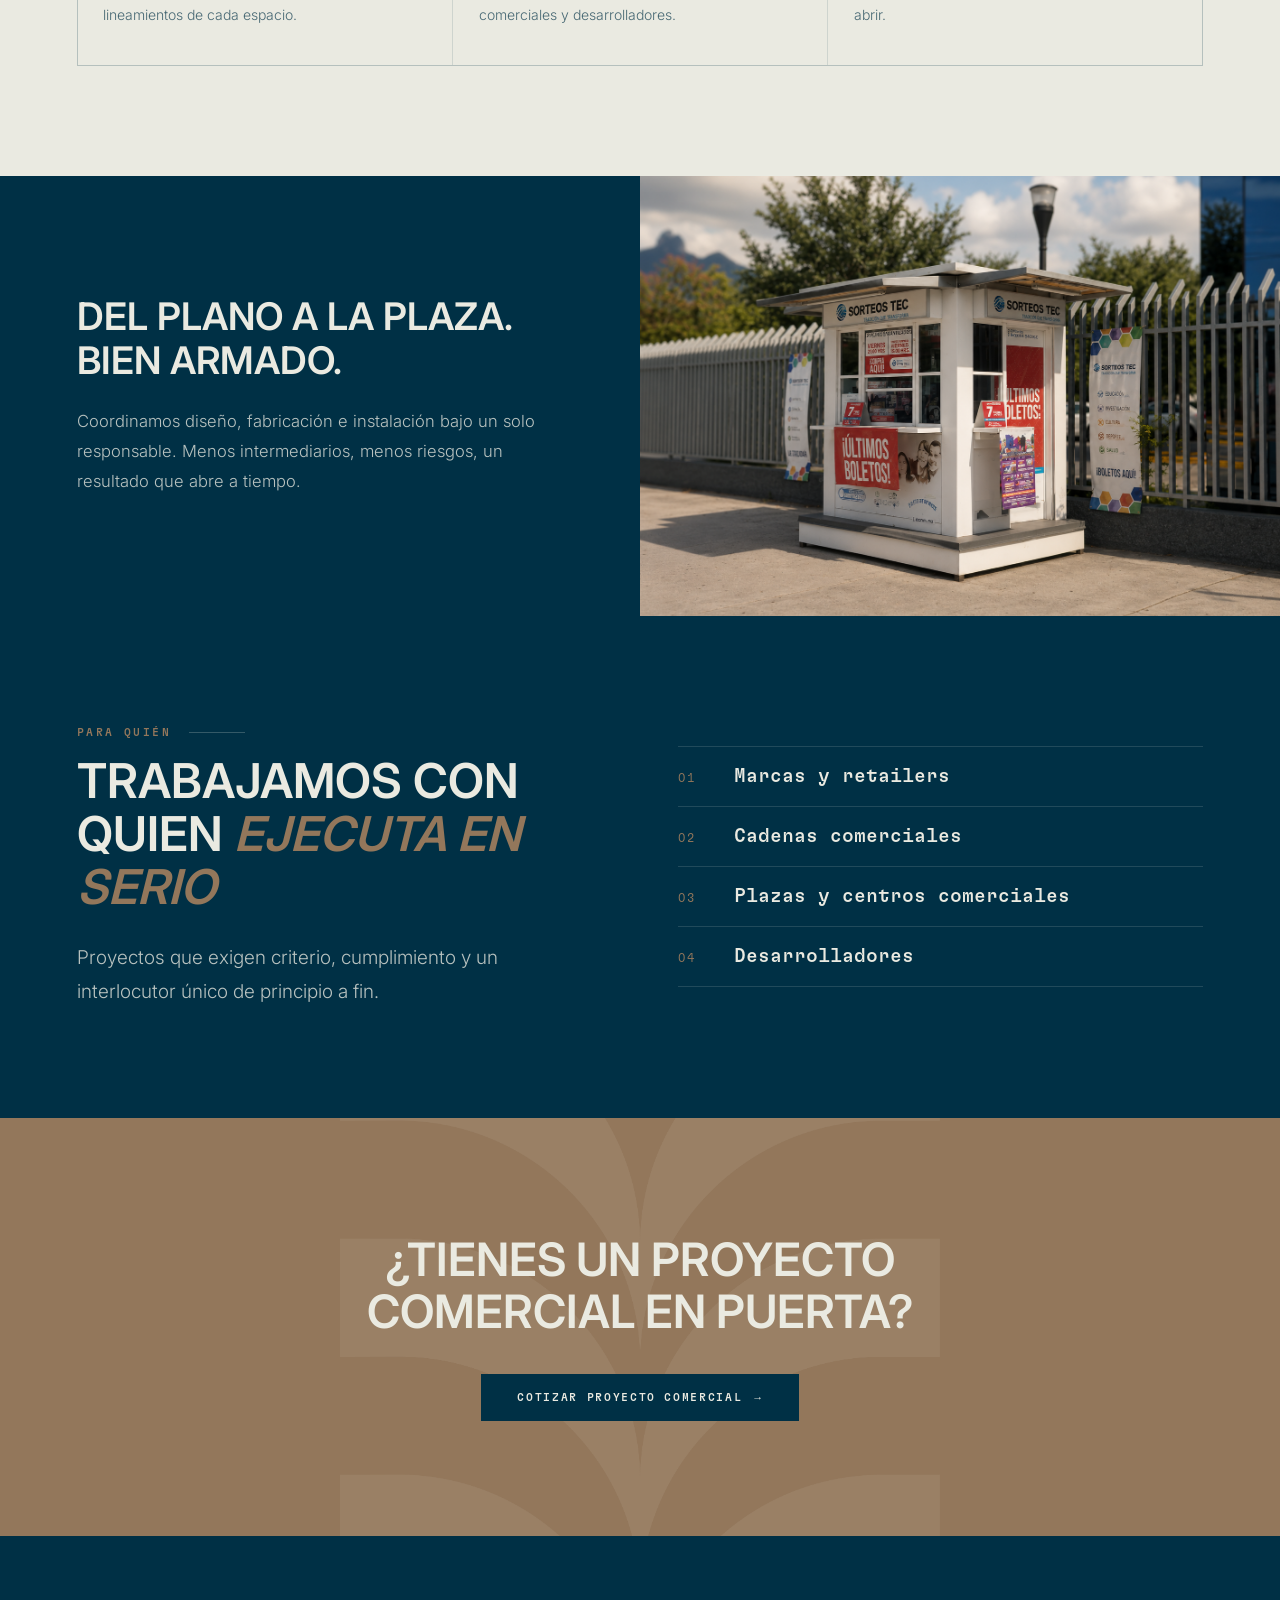
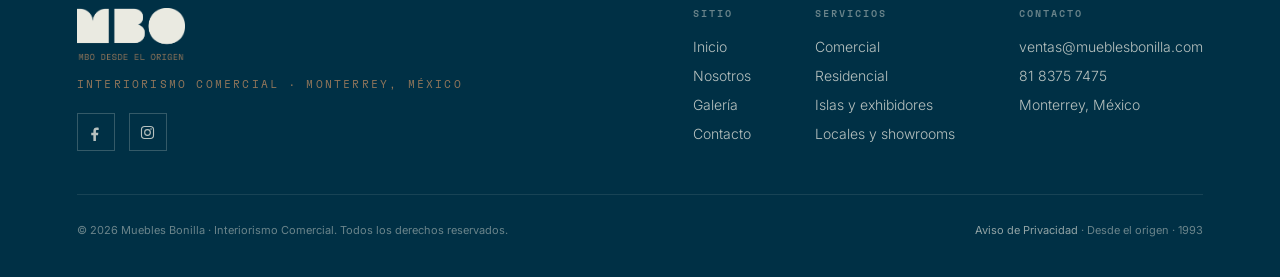
<file: mbo-website/comercial.html>
<!DOCTYPE html>
<html lang="es">
<head>
<meta charset="utf-8">
<meta name="viewport" content="width=device-width, initial-scale=1">
<title>Comercial — MBO · Interiorismo Comercial</title>
<link rel="stylesheet" href="css/site.css">
<style>
  .com-hero .btn{ margin-top:40px; }

  .offer{ display:grid; grid-template-columns:repeat(3,1fr); gap:1px; margin-top:56px; background:var(--acero-15); border:1px solid var(--acero-15); }
  .offer .svc{ background:var(--lamina); padding:clamp(30px,2.8vw,44px) clamp(24px,2vw,34px); display:flex; flex-direction:column; min-height:250px; border-bottom:3px solid transparent; transition:border-color 250ms; }
  .offer .svc:hover{ border-bottom-color:var(--terra); }
  .svc-num{ font-family:var(--mono); font-weight:300; font-size:13px; letter-spacing:.2em; color:var(--terra); }
  .svc-title{ font-family:var(--mono); font-weight:500; font-size:clamp(17px,1.6vw,20px); line-height:1.2; color:var(--grafito); margin:auto 0 14px; text-transform:uppercase; }
  .svc-body{ font-family:var(--sans); font-weight:300; font-size:14px; line-height:1.65; color:var(--muted); }
  @media (max-width:900px){ .offer{ grid-template-columns:1fr 1fr; } }
  @media (max-width:560px){ .offer{ grid-template-columns:1fr; } .offer .svc{ min-height:0; } }

  .aud{ display:grid; grid-template-columns:1fr 1fr; gap:clamp(40px,6vw,90px); align-items:center; }
  .aud-list{ display:flex; flex-direction:column; }
  .aud-item{ display:flex; align-items:baseline; gap:20px; padding:18px 0; border-top:1px solid rgba(234,234,225,.14); }
  .aud-item:last-child{ border-bottom:1px solid rgba(234,234,225,.14); }
  .aud-item .n{ font-family:var(--mono); font-weight:300; font-size:12px; letter-spacing:.16em; color:var(--terra); width:36px; }
  .aud-item .t{ font-family:var(--mono); font-weight:500; font-size:clamp(15px,1.5vw,19px); color:var(--lamina); }
  @media (max-width:820px){ .aud{ grid-template-columns:1fr; gap:36px; } }

  .band{ display:grid; grid-template-columns:1fr 1fr; }
  .band .ph{ min-height:clamp(260px,36vw,440px); }
  .band-txt{ background:var(--grafito); color:var(--lamina); display:flex; flex-direction:column; justify-content:center; padding:clamp(40px,6vw,90px) var(--pad-x); }
  .band-txt h3{ font-family:var(--sans); font-weight:600; font-size:clamp(24px,3vw,38px); line-height:1.15; margin-bottom:24px; text-transform:uppercase; }
  .band-txt p{ font-family:var(--sans); font-weight:300; font-size:clamp(15px,1.3vw,18px); line-height:1.8; color:var(--lamina-75); max-width:48ch; }
  @media (max-width:820px){ .band{ grid-template-columns:1fr; } }

  .cta-final{ background:var(--terra); color:var(--lamina); text-align:center; padding:clamp(64px,9vw,120px) var(--pad-x); position:relative; overflow:hidden; }
  .cta-final .sym-bg{ position:absolute; left:50%; top:50%; transform:translate(-50%,-50%); width:min(60vw,600px); opacity:.08; }
  .cta-final h2{ position:relative; z-index:1; font-family:var(--sans); font-weight:600; font-size:clamp(26px,3.6vw,46px); line-height:1.14; max-width:22ch; margin:0 auto 36px; text-transform:uppercase; }
  .cta-final .btn-wrap{ position:relative; z-index:1; }
</style>
</head>
<body>

<nav class="nav">
  <a class="nav-brand" href="index.html"><img class="nav-logo" src="assets/logo-nav-grafito.png" alt="MBO — Desde el origen"></a>
  <div class="nav-links">
    <a class="nav-link" href="index.html">Inicio</a>
    <a class="nav-link" href="nosotros.html">Nosotros</a>
    <a class="nav-link active" href="comercial.html">Comercial</a>
    <a class="nav-link" href="residencial.html">Residencial</a>
    <a class="nav-link" href="galeria.html">Galería</a>
    <a class="nav-link" href="contacto.html">Contacto</a>
    <a class="nav-cta" href="contacto.html">Cotizar</a>
  </div>
</nav>

<section class="pagehero com-hero" data-screen-label="Hero Comercial">
  <img class="sym-bg" src="assets/symbol-clara.png" alt="">
  <div class="pagehero-inner">
    <p class="eyebrow on-dark">Comercial</p>
    <h1 class="pagehero-title">Interiorismo comercial resuelto por quien ya recorrió el camino</h1>
    <div class="pagehero-rule"></div>
    <p class="pagehero-sub">Islas, vitrinas, exhibidores, locales y showrooms para marcas, cadenas, plazas y desarrolladores.</p>
    <a class="btn btn-primary" href="contacto.html">Cotizar proyecto comercial <span class="arrow">→</span></a>
  </div>
</section>

<section class="section" data-screen-label="Qué resolvemos">
  <p class="eyebrow">Qué resolvemos</p>
  <h2 class="section-title">Soluciones para el <em>punto de venta</em></h2>
  <div class="offer">
    <div class="svc"><span class="svc-num">01</span><h3 class="svc-title">Islas y exhibidores</h3><p class="svc-body">Estructuras de exhibición que ordenan el recorrido y destacan producto en plaza.</p></div>
    <div class="svc"><span class="svc-num">02</span><h3 class="svc-title">Vitrinas y puntos de venta</h3><p class="svc-body">Mobiliario que protege, presenta y vende — resistente a la operación diaria.</p></div>
    <div class="svc"><span class="svc-num">03</span><h3 class="svc-title">Locales y showrooms</h3><p class="svc-body">Interiorismo integral llave en mano, del concepto a la apertura.</p></div>
    <div class="svc"><span class="svc-num">04</span><h3 class="svc-title">Mobiliario a medida</h3><p class="svc-body">Piezas fabricadas para las condiciones y lineamientos de cada espacio.</p></div>
    <div class="svc"><span class="svc-num">05</span><h3 class="svc-title">Cumplimiento de plaza</h3><p class="svc-body">Proyectos alineados a los lineamientos de centros comerciales y desarrolladores.</p></div>
    <div class="svc"><span class="svc-num">06</span><h3 class="svc-title">Instalación y puesta en operación</h3><p class="svc-body">Montaje en sitio, ajuste fino y entrega listo para abrir.</p></div>
  </div>
</section>

<section class="band" data-screen-label="Ejecución">
  <div class="band-txt">
    <h3>Del plano a la plaza. Bien armado.</h3>
    <p>Coordinamos diseño, fabricación e instalación bajo un solo responsable. Menos intermediarios, menos riesgos, un resultado que abre a tiempo.</p>
  </div>
  <div class="ph"><img src="assets/photos/sorteos-tec-kiosko.png" alt="Kiosco Sorteos Tec instalado en exterior"></div>
</section>

<section class="section dark aud" data-screen-label="Para quién">
  <div>
    <p class="eyebrow on-dark">Para quién</p>
    <h2 class="section-title">Trabajamos con quien <em>ejecuta en serio</em></h2>
    <p class="section-lead">Proyectos que exigen criterio, cumplimiento y un interlocutor único de principio a fin.</p>
  </div>
  <div class="aud-list">
    <div class="aud-item"><span class="n">01</span><span class="t">Marcas y retailers</span></div>
    <div class="aud-item"><span class="n">02</span><span class="t">Cadenas comerciales</span></div>
    <div class="aud-item"><span class="n">03</span><span class="t">Plazas y centros comerciales</span></div>
    <div class="aud-item"><span class="n">04</span><span class="t">Desarrolladores</span></div>
  </div>
</section>

<section class="cta-final" data-screen-label="CTA final">
  <img class="sym-bg" src="assets/symbol-clara.png" alt="">
  <h2>¿Tienes un proyecto comercial en puerta?</h2>
  <div class="btn-wrap"><a class="btn btn-solid-dark" href="contacto.html">Cotizar proyecto comercial <span class="arrow">→</span></a></div>
</section>

<footer class="footer">
  <div class="footer-top">
    <div>
      <img class="footer-logo" src="assets/logo-origen-clara.png" alt="MBO — Desde el origen">
      <p class="footer-tag">Interiorismo comercial · Monterrey, México</p>
      <div class="footer-social">
        <a href="https://www.facebook.com/mueblesbonilla" aria-label="Facebook" target="_blank" rel="noopener"><svg viewBox="0 0 24 24" fill="currentColor" aria-hidden="true"><path d="M14 8.5h2.5V5.2C16 5.1 14.9 5 13.6 5 10.9 5 9 6.7 9 9.7v2.6H6v3.5h3V24h3.6v-8.2h2.9l.5-3.5h-3.4V10c0-1 .3-1.5 1.9-1.5z"/></svg></a>
        <a href="https://www.instagram.com/mueblesbonilla" aria-label="Instagram" target="_blank" rel="noopener"><svg viewBox="0 0 24 24" fill="none" stroke="currentColor" stroke-width="1.6" aria-hidden="true"><rect x="3.5" y="3.5" width="17" height="17" rx="4.5"/><circle cx="12" cy="12" r="4"/><circle cx="17" cy="7" r="1.1" fill="currentColor" stroke="none"/></svg></a>
      </div>
    </div>
    <div class="footer-nav">
      <div class="footer-col"><h4>Sitio</h4><a href="index.html">Inicio</a><a href="nosotros.html">Nosotros</a><a href="galeria.html">Galería</a><a href="contacto.html">Contacto</a></div>
      <div class="footer-col"><h4>Servicios</h4><a href="comercial.html">Comercial</a><a href="residencial.html">Residencial</a><a href="galeria.html">Islas y exhibidores</a><a href="galeria.html">Locales y showrooms</a></div>
      <div class="footer-col"><h4>Contacto</h4><a href="mailto:ventas@mueblesbonilla.com">ventas@mueblesbonilla.com</a><a href="tel:+528183757475">81 8375 7475</a><p>Monterrey, México</p></div>
    </div>
  </div>
  <div class="footer-bottom">
    <span class="footer-copy">© 2026 Muebles Bonilla · Interiorismo Comercial. Todos los derechos reservados.</span>
    <span class="footer-copy"><a href="aviso-privacidad.html">Aviso de Privacidad</a> · Desde el origen · 1993</span>
  </div>
</footer>

</body>
</html>
</file>
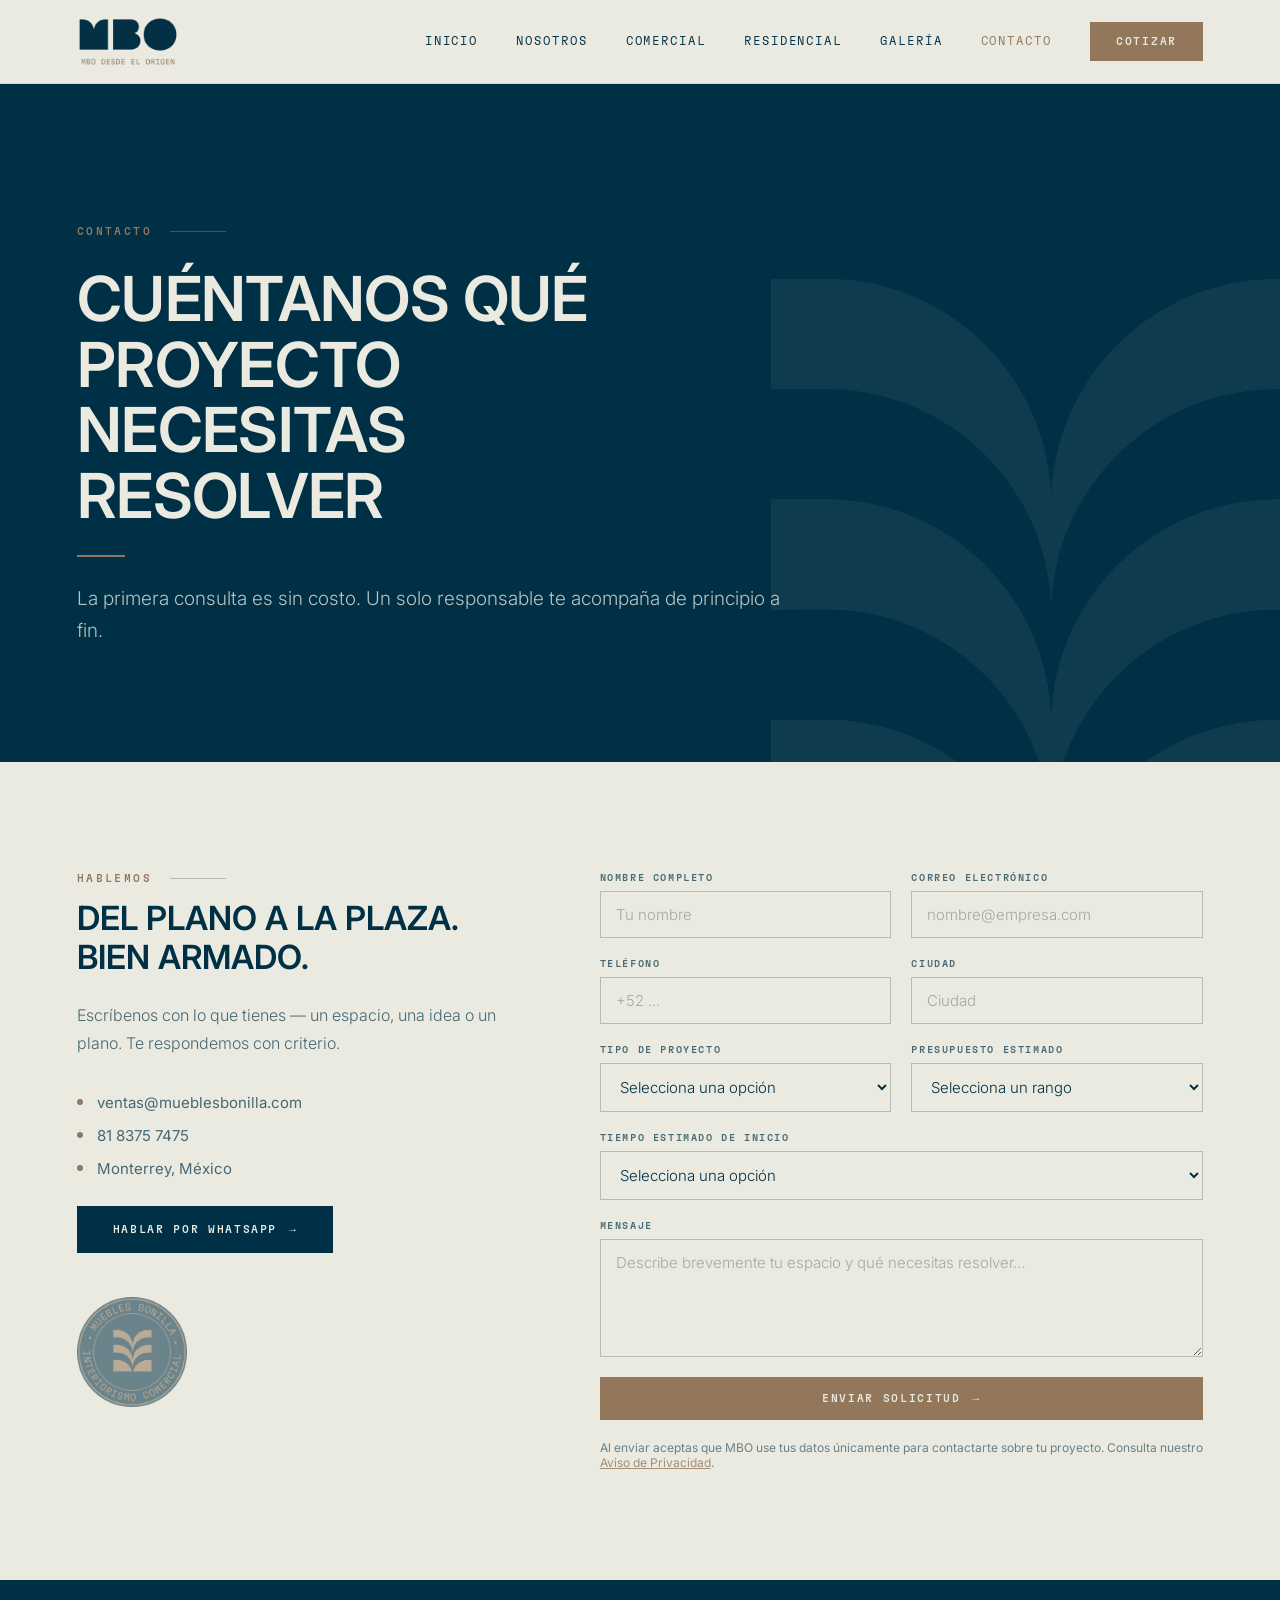
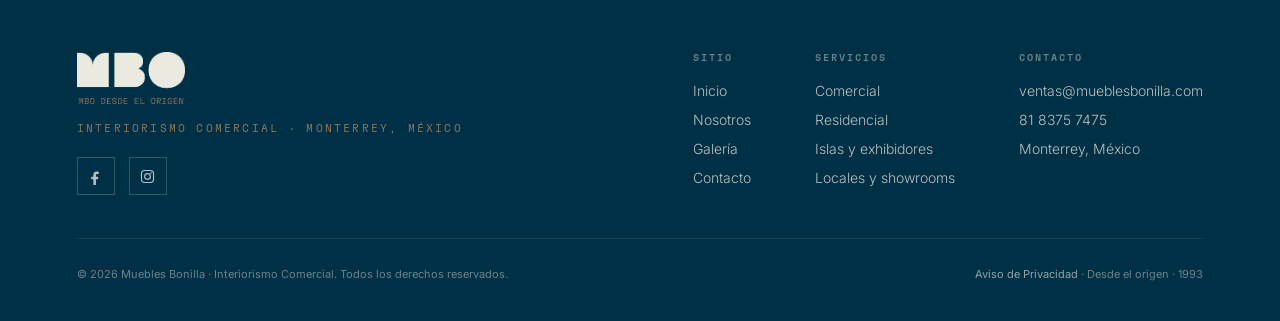
<file: mbo-website/contacto.html>
<!DOCTYPE html>
<html lang="es">
<head>
<meta charset="utf-8">
<meta name="viewport" content="width=device-width, initial-scale=1">
<title>Contacto — MBO · Interiorismo Comercial</title>
<link rel="stylesheet" href="css/site.css">
<style>
  .contact{ display:grid; grid-template-columns:0.85fr 1.15fr; gap:clamp(40px,6vw,96px); align-items:start; }
  @media (max-width:860px){ .contact{ grid-template-columns:1fr; gap:44px; } }

  .contact-info h2{ font-family:var(--sans); font-weight:600; font-size:clamp(24px,2.6vw,34px); line-height:1.16; margin:14px 0 24px; text-transform:uppercase; }
  .contact-info .lead{ font-family:var(--sans); font-weight:300; font-size:16px; line-height:1.75; color:var(--muted); max-width:44ch; margin-bottom:36px; }
  .info-row{ display:flex; align-items:center; gap:14px; margin-bottom:14px; }
  .info-row .dot{ width:6px; height:6px; background:var(--terra); border-radius:50%; flex-shrink:0; }
  .info-row a,.info-row span{ font-family:var(--sans); font-size:15px; color:var(--muted); }
  .info-row a:hover{ color:var(--terra); }
  .wa{ margin-top:28px; }
  .btn-wa{ background:var(--grafito); color:var(--lamina); border-color:var(--grafito); }
  .btn-wa:hover{ opacity:.88; color:var(--lamina); }
  .contact-sello{ width:110px; opacity:.55; margin-top:44px; }

  .form{ display:grid; grid-template-columns:1fr 1fr; gap:20px; }
  .field{ display:flex; flex-direction:column; gap:7px; }
  .field.full{ grid-column:1 / -1; }
  .field label{ font-family:var(--mono); font-weight:500; font-size:10px; letter-spacing:.16em; text-transform:uppercase; color:var(--muted); }
  .field input,.field select,.field textarea{
    font-family:var(--sans); font-weight:300; font-size:15px; color:var(--grafito);
    background:var(--lamina); border:1px solid var(--acero-30); border-radius:0;
    padding:13px 15px; outline:none; width:100%; transition:border-color 200ms;
  }
  .field input:focus,.field select:focus,.field textarea:focus{ border-color:var(--grafito); }
  .field input::placeholder,.field textarea::placeholder{ color:rgba(59,84,82,.42); }
  .field textarea{ resize:vertical; min-height:118px; }
  .field select{ cursor:pointer; }
  .form-submit{ grid-column:1 / -1; }
  .form-submit .btn{ width:100%; justify-content:center; border:none; }
  .form-note{ grid-column:1 / -1; font-family:var(--sans); font-size:12px; color:var(--muted); opacity:.8; }
  .form-note a{ color:var(--terra); text-decoration:underline; }
  .form-note a:hover{ color:var(--grafito); }
  .ok{ grid-column:1/-1; display:none; padding:16px 18px; background:var(--grafito); color:var(--lamina); font-family:var(--sans); font-size:14px; }
  .ok.show{ display:block; }
  @media (max-width:560px){ .form{ grid-template-columns:1fr; } }
</style>
</head>
<body>

<nav class="nav">
  <a class="nav-brand" href="index.html"><img class="nav-logo" src="assets/logo-nav-grafito.png" alt="MBO — Desde el origen"></a>
  <div class="nav-links">
    <a class="nav-link" href="index.html">Inicio</a>
    <a class="nav-link" href="nosotros.html">Nosotros</a>
    <a class="nav-link" href="comercial.html">Comercial</a>
    <a class="nav-link" href="residencial.html">Residencial</a>
    <a class="nav-link" href="galeria.html">Galería</a>
    <a class="nav-link active" href="contacto.html">Contacto</a>
    <a class="nav-cta" href="contacto.html">Cotizar</a>
  </div>
</nav>

<section class="pagehero" data-screen-label="Hero Contacto">
  <img class="sym-bg" src="assets/symbol-clara.png" alt="">
  <div class="pagehero-inner">
    <p class="eyebrow on-dark">Contacto</p>
    <h1 class="pagehero-title">Cuéntanos qué proyecto necesitas resolver</h1>
    <div class="pagehero-rule"></div>
    <p class="pagehero-sub">La primera consulta es sin costo. Un solo responsable te acompaña de principio a fin.</p>
  </div>
</section>

<section class="section contact" data-screen-label="Formulario">
  <div class="contact-info">
    <p class="eyebrow">Hablemos</p>
    <h2>Del plano a la plaza. Bien armado.</h2>
    <p class="lead">Escríbenos con lo que tienes — un espacio, una idea o un plano. Te respondemos con criterio.</p>
    <div class="info-row"><span class="dot"></span><a href="mailto:ventas@mueblesbonilla.com">ventas@mueblesbonilla.com</a></div>
    <div class="info-row"><span class="dot"></span><a href="tel:+528183757475">81 8375 7475</a></div>
    <div class="info-row"><span class="dot"></span><span>Monterrey, México</span></div>
    <div class="wa"><a class="btn btn-wa" href="https://wa.me/528183757475" target="_blank" rel="noopener">Hablar por WhatsApp <span class="arrow">→</span></a></div>
    <img class="contact-sello" src="assets/sello-grafito.png" alt="Sello MBO">
  </div>

  <form class="form" id="form" novalidate>
    <div class="field"><label>Nombre completo</label><input type="text" name="nombre" placeholder="Tu nombre" required></div>
    <div class="field"><label>Correo electrónico</label><input type="email" name="correo" placeholder="nombre@empresa.com" required></div>
    <div class="field"><label>Teléfono</label><input type="tel" name="telefono" placeholder="+52 ..."></div>
    <div class="field"><label>Ciudad</label><input type="text" name="ciudad" placeholder="Ciudad"></div>
    <div class="field"><label>Tipo de proyecto</label>
      <select name="tipo">
        <option value="">Selecciona una opción</option>
        <option>Isla / exhibidor</option>
        <option>Vitrina / punto de venta</option>
        <option>Local / showroom</option>
        <option>Residencial</option>
        <option>Otro</option>
      </select>
    </div>
    <div class="field"><label>Presupuesto estimado</label>
      <select name="presupuesto">
        <option value="">Selecciona un rango</option>
        <option>Menos de $100,000</option>
        <option>$100,000 – $300,000</option>
        <option>$300,000 – $700,000</option>
        <option>Más de $700,000</option>
        <option>Por definir</option>
      </select>
    </div>
    <div class="field full"><label>Tiempo estimado de inicio</label>
      <select name="tiempo">
        <option value="">Selecciona una opción</option>
        <option>Lo antes posible</option>
        <option>En 1 – 3 meses</option>
        <option>En 3 – 6 meses</option>
        <option>Solo estoy explorando</option>
      </select>
    </div>
    <div class="field full"><label>Mensaje</label><textarea name="mensaje" placeholder="Describe brevemente tu espacio y qué necesitas resolver…"></textarea></div>
    <div class="ok" id="ok">Gracias. Recibimos tu solicitud — te contactamos muy pronto.</div>
    <div class="form-submit"><button type="submit" class="btn btn-primary">Enviar solicitud <span class="arrow">→</span></button></div>
    <p class="form-note">Al enviar aceptas que MBO use tus datos únicamente para contactarte sobre tu proyecto. Consulta nuestro <a href="aviso-privacidad.html">Aviso de Privacidad</a>.</p>
  </form>
</section>

<footer class="footer">
  <div class="footer-top">
    <div>
      <img class="footer-logo" src="assets/logo-origen-clara.png" alt="MBO — Desde el origen">
      <p class="footer-tag">Interiorismo comercial · Monterrey, México</p>
      <div class="footer-social">
        <a href="https://www.facebook.com/mueblesbonilla" aria-label="Facebook" target="_blank" rel="noopener"><svg viewBox="0 0 24 24" fill="currentColor" aria-hidden="true"><path d="M14 8.5h2.5V5.2C16 5.1 14.9 5 13.6 5 10.9 5 9 6.7 9 9.7v2.6H6v3.5h3V24h3.6v-8.2h2.9l.5-3.5h-3.4V10c0-1 .3-1.5 1.9-1.5z"/></svg></a>
        <a href="https://www.instagram.com/mueblesbonilla" aria-label="Instagram" target="_blank" rel="noopener"><svg viewBox="0 0 24 24" fill="none" stroke="currentColor" stroke-width="1.6" aria-hidden="true"><rect x="3.5" y="3.5" width="17" height="17" rx="4.5"/><circle cx="12" cy="12" r="4"/><circle cx="17" cy="7" r="1.1" fill="currentColor" stroke="none"/></svg></a>
      </div>
    </div>
    <div class="footer-nav">
      <div class="footer-col"><h4>Sitio</h4><a href="index.html">Inicio</a><a href="nosotros.html">Nosotros</a><a href="galeria.html">Galería</a><a href="contacto.html">Contacto</a></div>
      <div class="footer-col"><h4>Servicios</h4><a href="comercial.html">Comercial</a><a href="residencial.html">Residencial</a><a href="galeria.html">Islas y exhibidores</a><a href="galeria.html">Locales y showrooms</a></div>
      <div class="footer-col"><h4>Contacto</h4><a href="mailto:ventas@mueblesbonilla.com">ventas@mueblesbonilla.com</a><a href="tel:+528183757475">81 8375 7475</a><p>Monterrey, México</p></div>
    </div>
  </div>
  <div class="footer-bottom">
    <span class="footer-copy">© 2026 Muebles Bonilla · Interiorismo Comercial. Todos los derechos reservados.</span>
    <span class="footer-copy"><a href="aviso-privacidad.html">Aviso de Privacidad</a> · Desde el origen · 1993</span>
  </div>
</footer>

<script>
  const form = document.getElementById('form');
  const ok = document.getElementById('ok');
  form.addEventListener('submit', (e) => {
    e.preventDefault();
    if(!form.reportValidity()) return;
    ok.classList.add('show');
    form.querySelectorAll('input,select,textarea').forEach(el => el.value='');
  });
</script>

</body>
</html>
</file>
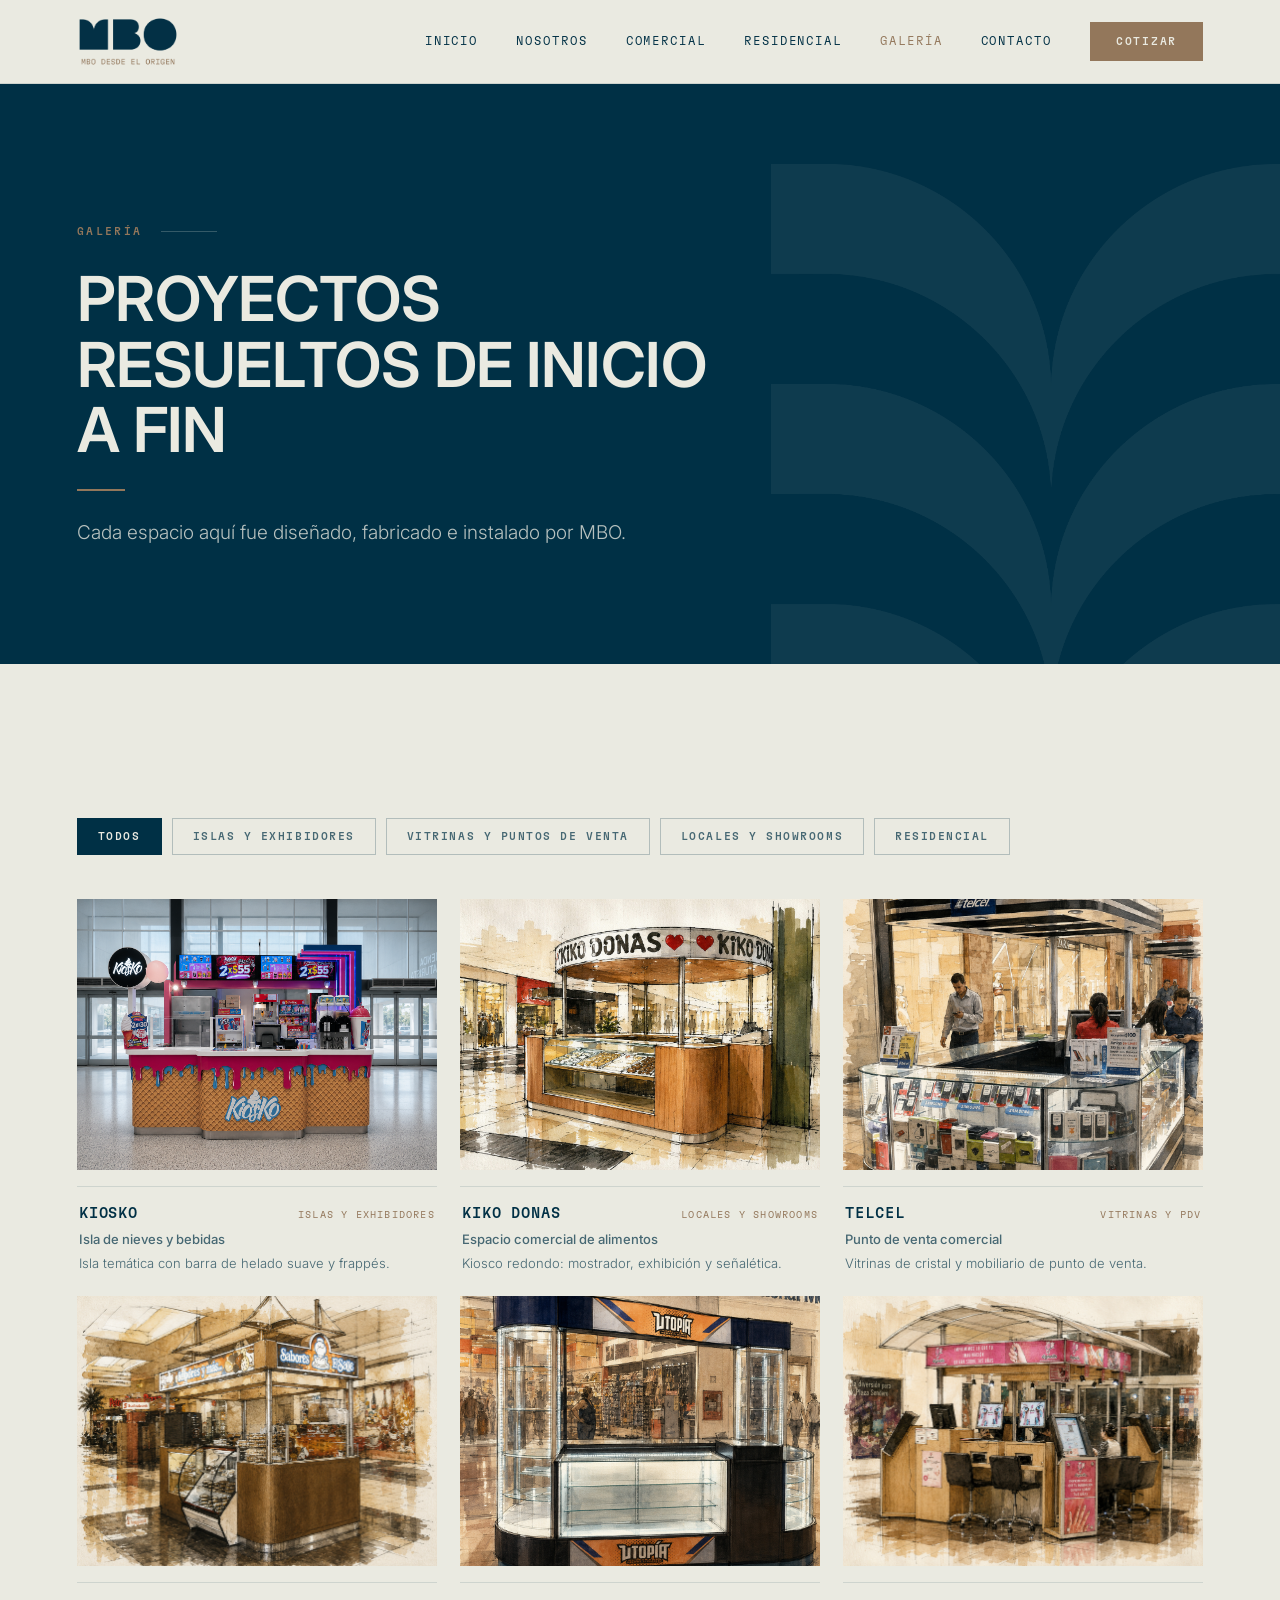
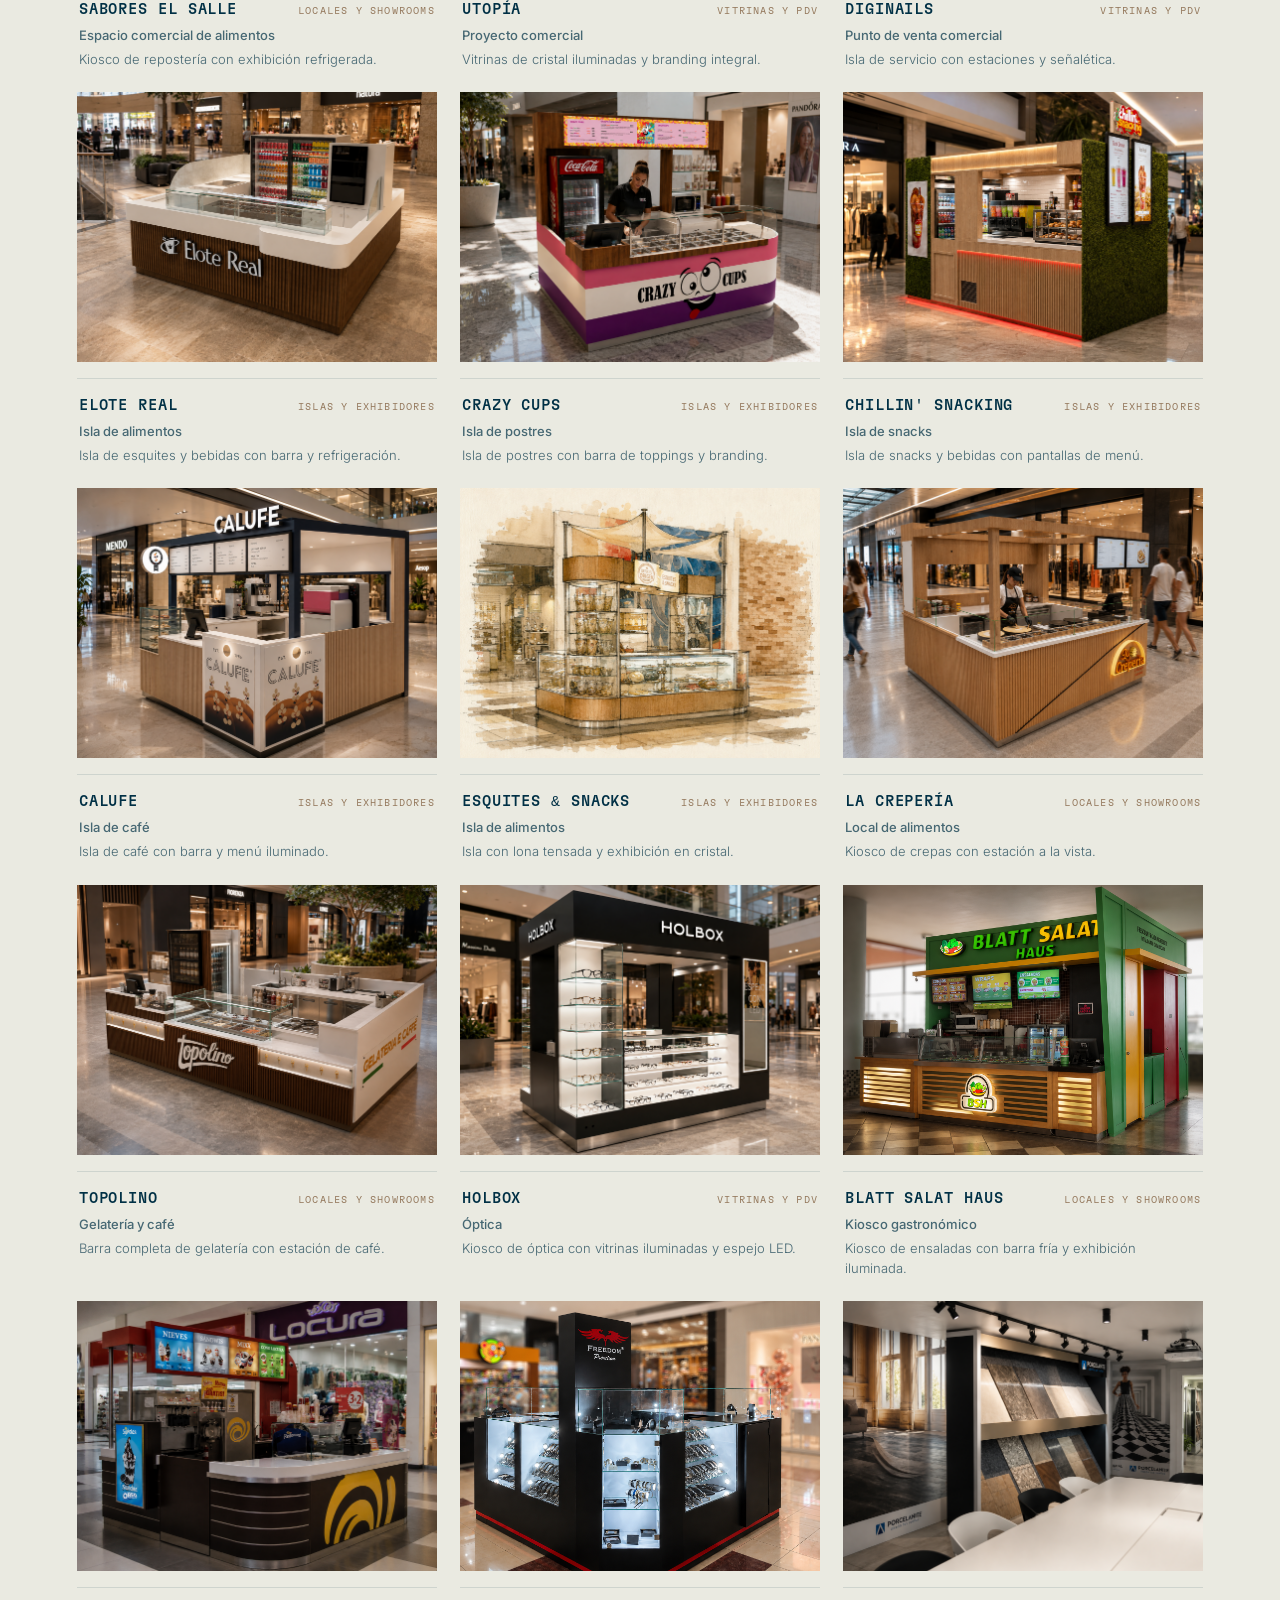
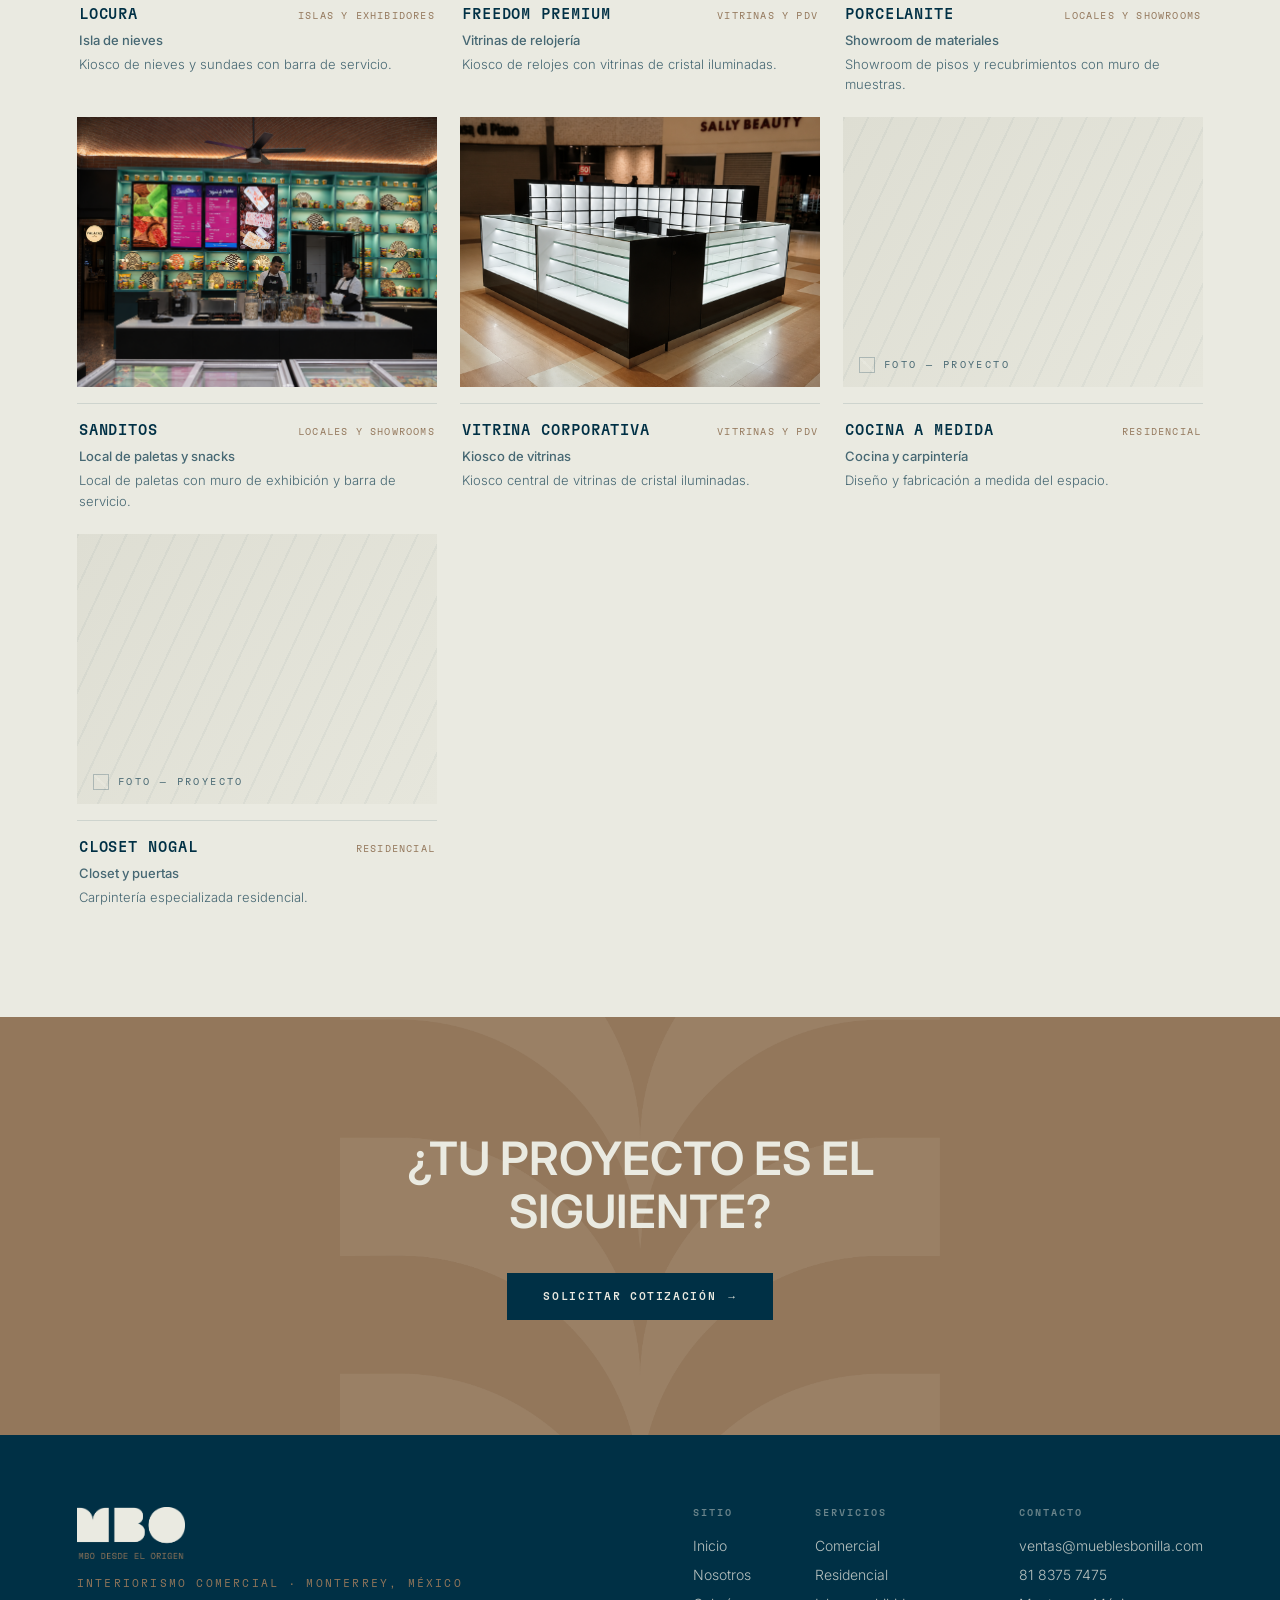
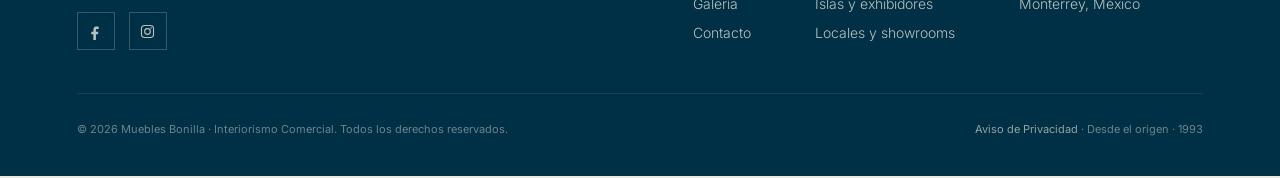
<file: mbo-website/galeria.html>
<!DOCTYPE html>
<html lang="es">
<head>
<meta charset="utf-8">
<meta name="viewport" content="width=device-width, initial-scale=1">
<title>Galería — MBO · Interiorismo Comercial</title>
<link rel="stylesheet" href="css/site.css">
<style>
  .filters{ display:flex; flex-wrap:wrap; gap:10px; margin-top:44px; }
  .filter{
    font-family:var(--mono); font-weight:500; font-size:11px; letter-spacing:.14em;
    text-transform:uppercase; padding:11px 20px; background:transparent;
    border:1px solid var(--acero-30); color:var(--muted); cursor:pointer; transition:all 200ms ease;
  }
  .filter:hover{ border-color:var(--grafito); color:var(--grafito); }
  .filter.active{ background:var(--grafito); border-color:var(--grafito); color:var(--lamina); }

  .gal-grid{ display:grid; grid-template-columns:repeat(3,1fr); gap:clamp(14px,1.8vw,26px); margin-top:44px; }
  .gcard{ display:flex; flex-direction:column; opacity:1; transition:opacity 250ms ease; }
  .gcard.hide{ display:none; }
  .gcard .ph{ aspect-ratio:4/3; }
  .gcard:hover .ph{ filter:brightness(1.12); }
  .gcard-body{ padding:18px 2px 0; border-top:1px solid var(--acero-15); margin-top:16px; }
  .gcard-top{ display:flex; justify-content:space-between; align-items:baseline; gap:14px; }
  .gcard-name{ font-family:var(--mono); font-weight:500; font-size:15px; letter-spacing:.06em; text-transform:uppercase; color:var(--grafito); }
  .gcard-cat{ font-family:var(--mono); font-weight:300; font-size:10px; letter-spacing:.12em; text-transform:uppercase; color:var(--terra); text-align:right; white-space:nowrap; }
  .gcard-type{ font-family:var(--sans); font-weight:500; font-size:13px; color:var(--muted); margin-top:8px; }
  .gcard-scope{ font-family:var(--sans); font-weight:300; font-size:13px; line-height:1.55; color:var(--muted); margin-top:6px; }
  @media (max-width:900px){ .gal-grid{ grid-template-columns:1fr 1fr; } }
  @media (max-width:560px){ .gal-grid{ grid-template-columns:1fr; } }

  .cta-final{ background:var(--terra); color:var(--lamina); text-align:center; padding:clamp(64px,9vw,120px) var(--pad-x); position:relative; overflow:hidden; }
  .cta-final .sym-bg{ position:absolute; left:50%; top:50%; transform:translate(-50%,-50%); width:min(60vw,600px); opacity:.08; }
  .cta-final h2{ position:relative; z-index:1; font-family:var(--sans); font-weight:600; font-size:clamp(26px,3.6vw,46px); line-height:1.14; max-width:22ch; margin:0 auto 36px; text-transform:uppercase; }
  .cta-final .btn-wrap{ position:relative; z-index:1; }
</style>
</head>
<body>

<nav class="nav">
  <a class="nav-brand" href="index.html"><img class="nav-logo" src="assets/logo-nav-grafito.png" alt="MBO — Desde el origen"></a>
  <div class="nav-links">
    <a class="nav-link" href="index.html">Inicio</a>
    <a class="nav-link" href="nosotros.html">Nosotros</a>
    <a class="nav-link" href="comercial.html">Comercial</a>
    <a class="nav-link" href="residencial.html">Residencial</a>
    <a class="nav-link active" href="galeria.html">Galería</a>
    <a class="nav-link" href="contacto.html">Contacto</a>
    <a class="nav-cta" href="contacto.html">Cotizar</a>
  </div>
</nav>

<section class="pagehero" data-screen-label="Hero Galería">
  <img class="sym-bg" src="assets/symbol-clara.png" alt="">
  <div class="pagehero-inner">
    <p class="eyebrow on-dark">Galería</p>
    <h1 class="pagehero-title">Proyectos resueltos de inicio a fin</h1>
    <div class="pagehero-rule"></div>
    <p class="pagehero-sub">Cada espacio aquí fue diseñado, fabricado e instalado por MBO.</p>
  </div>
</section>

<section class="section" data-screen-label="Galería">
  <div class="filters" id="filters">
    <button class="filter active" data-filter="todos">Todos</button>
    <button class="filter" data-filter="islas">Islas y exhibidores</button>
    <button class="filter" data-filter="vitrinas">Vitrinas y puntos de venta</button>
    <button class="filter" data-filter="locales">Locales y showrooms</button>
    <button class="filter" data-filter="residencial">Residencial</button>
  </div>

  <div class="gal-grid" id="grid">
    <article class="gcard" data-cat="islas"><div class="ph"><img src="assets/photos/kiosko.png" alt="KiosKo"></div><div class="gcard-body"><div class="gcard-top"><span class="gcard-name">KiosKo</span><span class="gcard-cat">Islas y exhibidores</span></div><p class="gcard-type">Isla de nieves y bebidas</p><p class="gcard-scope">Isla temática con barra de helado suave y frappés.</p></div></article>
    <article class="gcard" data-cat="locales"><div class="ph"><img src="assets/projects/kiko-donas.png" alt="Kiko Donas"></div><div class="gcard-body"><div class="gcard-top"><span class="gcard-name">Kiko Donas</span><span class="gcard-cat">Locales y showrooms</span></div><p class="gcard-type">Espacio comercial de alimentos</p><p class="gcard-scope">Kiosco redondo: mostrador, exhibición y señalética.</p></div></article>
    <article class="gcard" data-cat="vitrinas"><div class="ph"><img src="assets/projects/telcel.png" alt="Telcel"></div><div class="gcard-body"><div class="gcard-top"><span class="gcard-name">Telcel</span><span class="gcard-cat">Vitrinas y PDV</span></div><p class="gcard-type">Punto de venta comercial</p><p class="gcard-scope">Vitrinas de cristal y mobiliario de punto de venta.</p></div></article>
    <article class="gcard" data-cat="locales"><div class="ph"><img src="assets/projects/sabores-el-salle.png" alt="Sabores El Salle"></div><div class="gcard-body"><div class="gcard-top"><span class="gcard-name">Sabores El Salle</span><span class="gcard-cat">Locales y showrooms</span></div><p class="gcard-type">Espacio comercial de alimentos</p><p class="gcard-scope">Kiosco de repostería con exhibición refrigerada.</p></div></article>
    <article class="gcard" data-cat="vitrinas"><div class="ph"><img src="assets/projects/utopia.png" alt="Utopía"></div><div class="gcard-body"><div class="gcard-top"><span class="gcard-name">Utopía</span><span class="gcard-cat">Vitrinas y PDV</span></div><p class="gcard-type">Proyecto comercial</p><p class="gcard-scope">Vitrinas de cristal iluminadas y branding integral.</p></div></article>
    <article class="gcard" data-cat="vitrinas"><div class="ph"><img src="assets/projects/diginails.png" alt="Diginails"></div><div class="gcard-body"><div class="gcard-top"><span class="gcard-name">Diginails</span><span class="gcard-cat">Vitrinas y PDV</span></div><p class="gcard-type">Punto de venta comercial</p><p class="gcard-scope">Isla de servicio con estaciones y señalética.</p></div></article>
    <article class="gcard" data-cat="islas"><div class="ph"><img src="assets/projects/elote-real.png" alt="Elote Real"></div><div class="gcard-body"><div class="gcard-top"><span class="gcard-name">Elote Real</span><span class="gcard-cat">Islas y exhibidores</span></div><p class="gcard-type">Isla de alimentos</p><p class="gcard-scope">Isla de esquites y bebidas con barra y refrigeración.</p></div></article>
    <article class="gcard" data-cat="islas"><div class="ph"><img src="assets/projects/crazy-cups.png" alt="Crazy Cups"></div><div class="gcard-body"><div class="gcard-top"><span class="gcard-name">Crazy Cups</span><span class="gcard-cat">Islas y exhibidores</span></div><p class="gcard-type">Isla de postres</p><p class="gcard-scope">Isla de postres con barra de toppings y branding.</p></div></article>
    <article class="gcard" data-cat="islas"><div class="ph"><img src="assets/projects/chillin-snacking.png" alt="Chillin' Snacking"></div><div class="gcard-body"><div class="gcard-top"><span class="gcard-name">Chillin' Snacking</span><span class="gcard-cat">Islas y exhibidores</span></div><p class="gcard-type">Isla de snacks</p><p class="gcard-scope">Isla de snacks y bebidas con pantallas de menú.</p></div></article>
    <article class="gcard" data-cat="islas"><div class="ph"><img src="assets/projects/calufe.png" alt="Calufe"></div><div class="gcard-body"><div class="gcard-top"><span class="gcard-name">Calufe</span><span class="gcard-cat">Islas y exhibidores</span></div><p class="gcard-type">Isla de café</p><p class="gcard-scope">Isla de café con barra y menú iluminado.</p></div></article>
    <article class="gcard" data-cat="islas"><div class="ph"><img src="assets/projects/esquites-snacks.png" alt="Esquites &amp; Snacks"></div><div class="gcard-body"><div class="gcard-top"><span class="gcard-name">Esquites &amp; Snacks</span><span class="gcard-cat">Islas y exhibidores</span></div><p class="gcard-type">Isla de alimentos</p><p class="gcard-scope">Isla con lona tensada y exhibición en cristal.</p></div></article>
    <article class="gcard" data-cat="locales"><div class="ph"><img src="assets/projects/la-creperia.png" alt="La Crepería"></div><div class="gcard-body"><div class="gcard-top"><span class="gcard-name">La Crepería</span><span class="gcard-cat">Locales y showrooms</span></div><p class="gcard-type">Local de alimentos</p><p class="gcard-scope">Kiosco de crepas con estación a la vista.</p></div></article>
    <article class="gcard" data-cat="locales"><div class="ph"><img src="assets/projects/topolino.png" alt="Topolino"></div><div class="gcard-body"><div class="gcard-top"><span class="gcard-name">Topolino</span><span class="gcard-cat">Locales y showrooms</span></div><p class="gcard-type">Gelatería y café</p><p class="gcard-scope">Barra completa de gelatería con estación de café.</p></div></article>
    <article class="gcard" data-cat="vitrinas"><div class="ph"><img src="assets/projects/holbox.png" alt="Holbox"></div><div class="gcard-body"><div class="gcard-top"><span class="gcard-name">Holbox</span><span class="gcard-cat">Vitrinas y PDV</span></div><p class="gcard-type">Óptica</p><p class="gcard-scope">Kiosco de óptica con vitrinas iluminadas y espejo LED.</p></div></article>
    <article class="gcard" data-cat="locales"><div class="ph"><img src="assets/photos/bsh-gastronomica.png" alt="Blatt Salat Haus"></div><div class="gcard-body"><div class="gcard-top"><span class="gcard-name">Blatt Salat Haus</span><span class="gcard-cat">Locales y showrooms</span></div><p class="gcard-type">Kiosco gastronómico</p><p class="gcard-scope">Kiosco de ensaladas con barra fría y exhibición iluminada.</p></div></article>
    <article class="gcard" data-cat="islas"><div class="ph"><img src="assets/photos/locura-kiosko.png" alt="Locura"></div><div class="gcard-body"><div class="gcard-top"><span class="gcard-name">Locura</span><span class="gcard-cat">Islas y exhibidores</span></div><p class="gcard-type">Isla de nieves</p><p class="gcard-scope">Kiosco de nieves y sundaes con barra de servicio.</p></div></article>
    <article class="gcard" data-cat="vitrinas"><div class="ph"><img src="assets/photos/freedom-vitrina.png" alt="Freedom Premium"></div><div class="gcard-body"><div class="gcard-top"><span class="gcard-name">Freedom Premium</span><span class="gcard-cat">Vitrinas y PDV</span></div><p class="gcard-type">Vitrinas de relojería</p><p class="gcard-scope">Kiosco de relojes con vitrinas de cristal iluminadas.</p></div></article>
    <article class="gcard" data-cat="locales"><div class="ph"><img src="assets/photos/porcelanite-showroom.png" alt="Porcelanite"></div><div class="gcard-body"><div class="gcard-top"><span class="gcard-name">Porcelanite</span><span class="gcard-cat">Locales y showrooms</span></div><p class="gcard-type">Showroom de materiales</p><p class="gcard-scope">Showroom de pisos y recubrimientos con muro de muestras.</p></div></article>
    <article class="gcard" data-cat="locales"><div class="ph"><img src="assets/photos/sanditos-local.png" alt="Sanditos"></div><div class="gcard-body"><div class="gcard-top"><span class="gcard-name">Sanditos</span><span class="gcard-cat">Locales y showrooms</span></div><p class="gcard-type">Local de paletas y snacks</p><p class="gcard-scope">Local de paletas con muro de exhibición y barra de servicio.</p></div></article>
    <article class="gcard" data-cat="vitrinas"><div class="ph"><img src="assets/photos/vitrina-corporativa.png" alt="Vitrina corporativa"></div><div class="gcard-body"><div class="gcard-top"><span class="gcard-name">Vitrina corporativa</span><span class="gcard-cat">Vitrinas y PDV</span></div><p class="gcard-type">Kiosco de vitrinas</p><p class="gcard-scope">Kiosco central de vitrinas de cristal iluminadas.</p></div></article>
    <article class="gcard" data-cat="residencial"><div class="ph light"><span class="ph-label">Foto — Proyecto</span></div><div class="gcard-body"><div class="gcard-top"><span class="gcard-name">Cocina a medida</span><span class="gcard-cat">Residencial</span></div><p class="gcard-type">Cocina y carpintería</p><p class="gcard-scope">Diseño y fabricación a medida del espacio.</p></div></article>
    <article class="gcard" data-cat="residencial"><div class="ph light"><span class="ph-label">Foto — Proyecto</span></div><div class="gcard-body"><div class="gcard-top"><span class="gcard-name">Closet nogal</span><span class="gcard-cat">Residencial</span></div><p class="gcard-type">Closet y puertas</p><p class="gcard-scope">Carpintería especializada residencial.</p></div></article>
  </div>
</section>

<section class="cta-final" data-screen-label="CTA final">
  <img class="sym-bg" src="assets/symbol-clara.png" alt="">
  <h2>¿Tu proyecto es el siguiente?</h2>
  <div class="btn-wrap"><a class="btn btn-solid-dark" href="contacto.html">Solicitar cotización <span class="arrow">→</span></a></div>
</section>

<footer class="footer">
  <div class="footer-top">
    <div>
      <img class="footer-logo" src="assets/logo-origen-clara.png" alt="MBO — Desde el origen">
      <p class="footer-tag">Interiorismo comercial · Monterrey, México</p>
      <div class="footer-social">
        <a href="https://www.facebook.com/mueblesbonilla" aria-label="Facebook" target="_blank" rel="noopener"><svg viewBox="0 0 24 24" fill="currentColor" aria-hidden="true"><path d="M14 8.5h2.5V5.2C16 5.1 14.9 5 13.6 5 10.9 5 9 6.7 9 9.7v2.6H6v3.5h3V24h3.6v-8.2h2.9l.5-3.5h-3.4V10c0-1 .3-1.5 1.9-1.5z"/></svg></a>
        <a href="https://www.instagram.com/mueblesbonilla" aria-label="Instagram" target="_blank" rel="noopener"><svg viewBox="0 0 24 24" fill="none" stroke="currentColor" stroke-width="1.6" aria-hidden="true"><rect x="3.5" y="3.5" width="17" height="17" rx="4.5"/><circle cx="12" cy="12" r="4"/><circle cx="17" cy="7" r="1.1" fill="currentColor" stroke="none"/></svg></a>
      </div>
    </div>
    <div class="footer-nav">
      <div class="footer-col"><h4>Sitio</h4><a href="index.html">Inicio</a><a href="nosotros.html">Nosotros</a><a href="galeria.html">Galería</a><a href="contacto.html">Contacto</a></div>
      <div class="footer-col"><h4>Servicios</h4><a href="comercial.html">Comercial</a><a href="residencial.html">Residencial</a><a href="galeria.html">Islas y exhibidores</a><a href="galeria.html">Locales y showrooms</a></div>
      <div class="footer-col"><h4>Contacto</h4><a href="mailto:ventas@mueblesbonilla.com">ventas@mueblesbonilla.com</a><a href="tel:+528183757475">81 8375 7475</a><p>Monterrey, México</p></div>
    </div>
  </div>
  <div class="footer-bottom">
    <span class="footer-copy">© 2026 Muebles Bonilla · Interiorismo Comercial. Todos los derechos reservados.</span>
    <span class="footer-copy"><a href="aviso-privacidad.html">Aviso de Privacidad</a> · Desde el origen · 1993</span>
  </div>
</footer>

<script>
  const filters = document.getElementById('filters');
  const cards = [...document.querySelectorAll('.gcard')];
  filters.addEventListener('click', (e) => {
    const btn = e.target.closest('.filter');
    if(!btn) return;
    filters.querySelectorAll('.filter').forEach(f => f.classList.remove('active'));
    btn.classList.add('active');
    const f = btn.dataset.filter;
    cards.forEach(c => {
      c.classList.toggle('hide', f !== 'todos' && c.dataset.cat !== f);
    });
  });
</script>

</body>
</html>
</file>
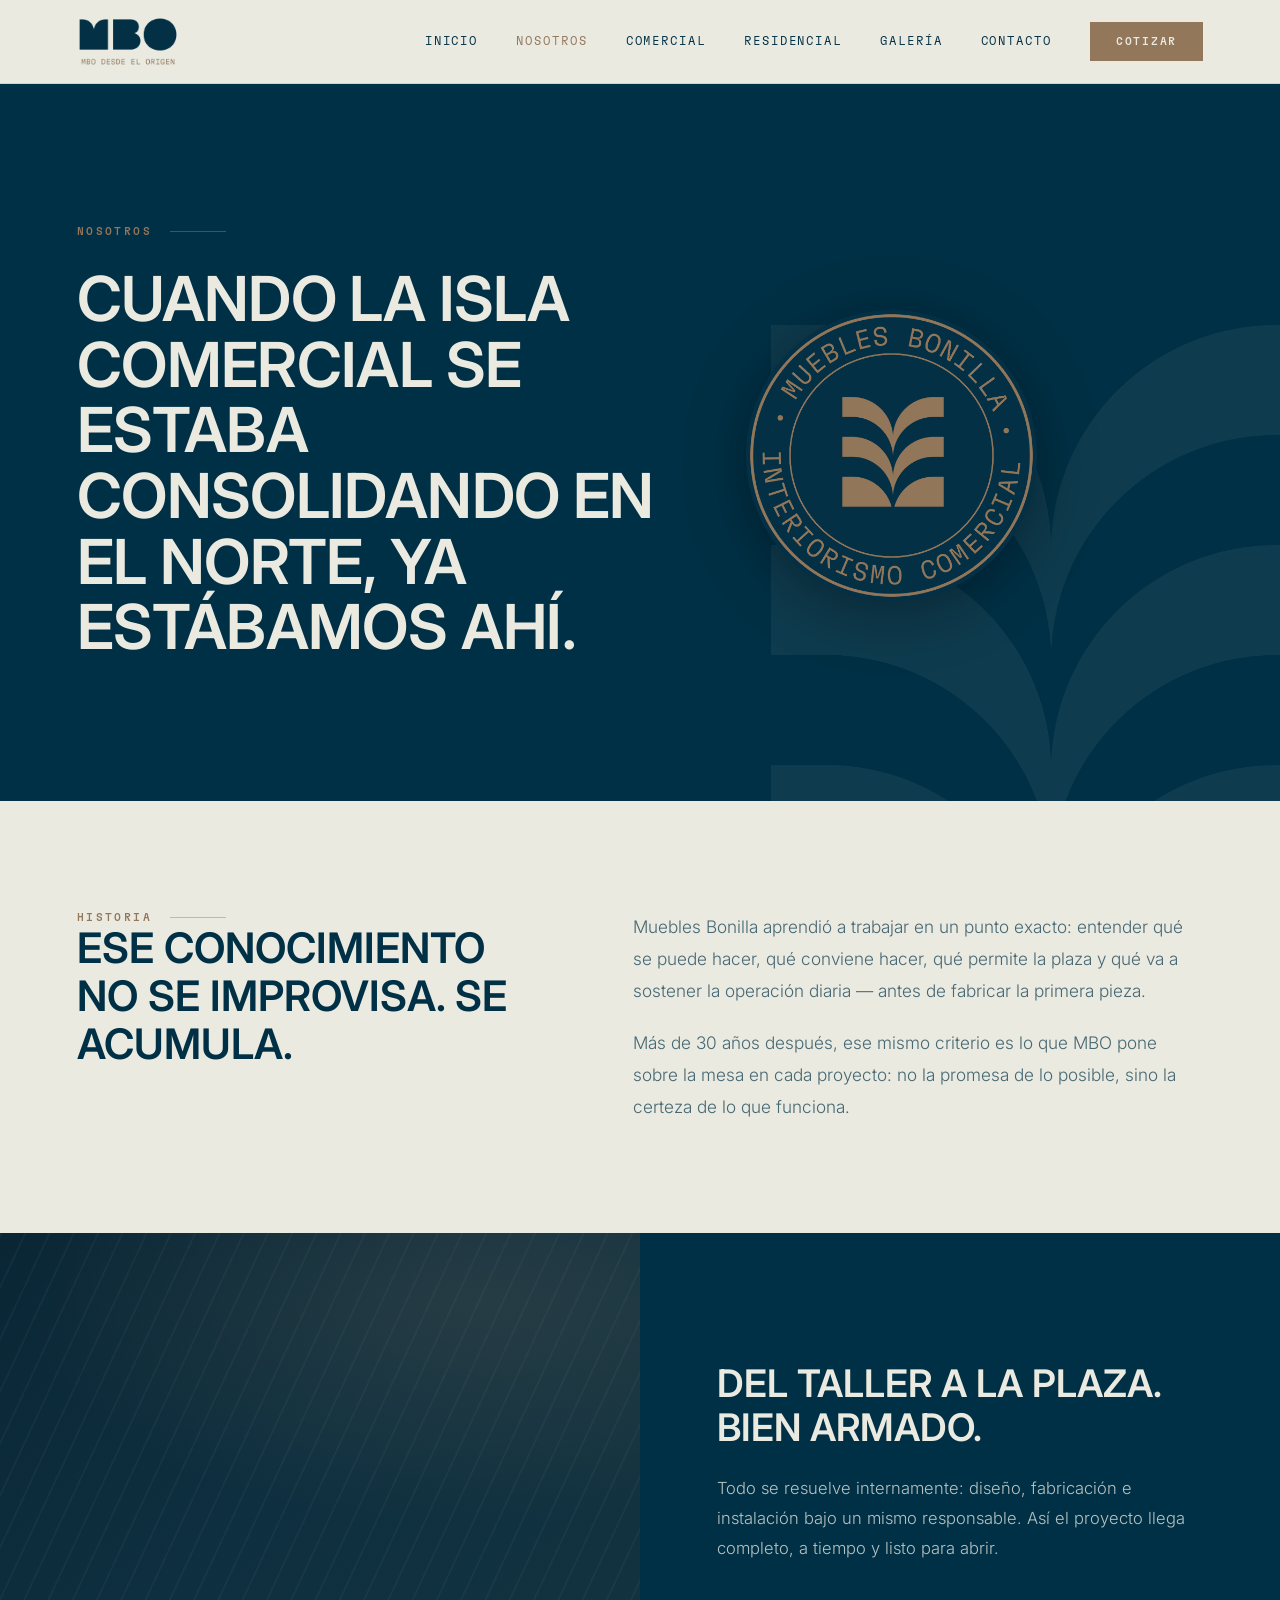
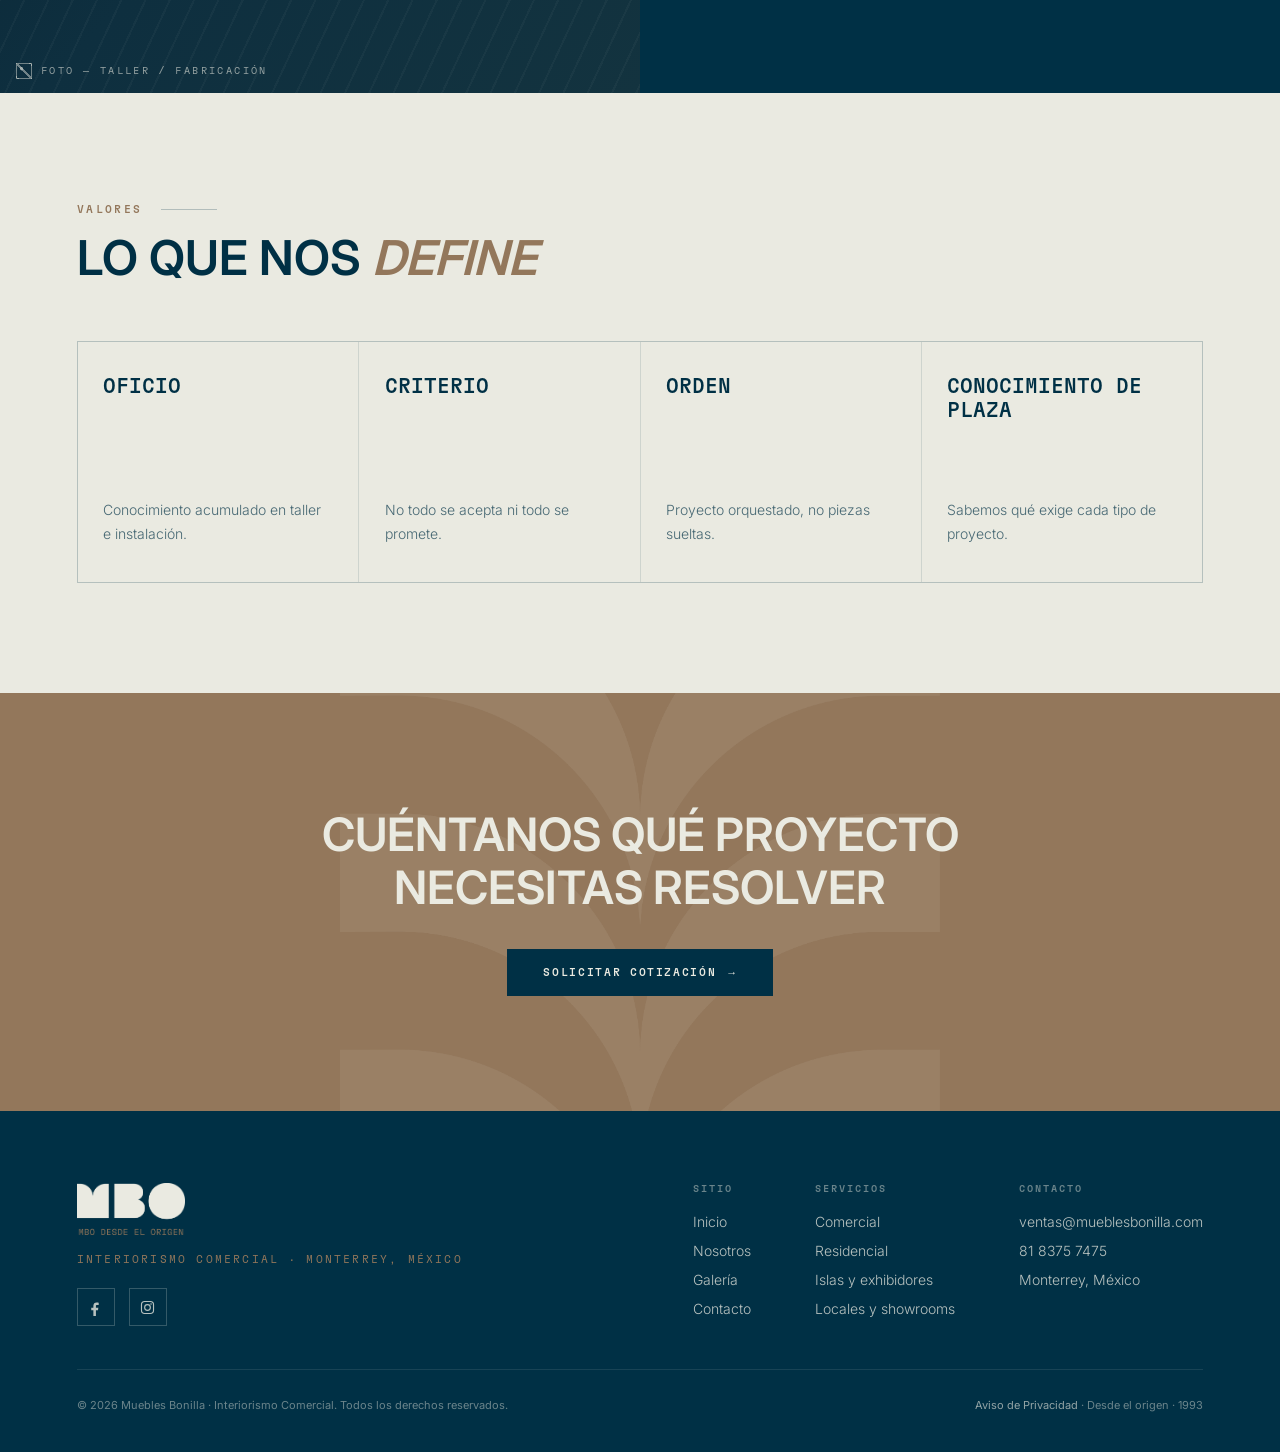
<file: mbo-website/nosotros.html>
<!DOCTYPE html>
<html lang="es">
<head>
<meta charset="utf-8">
<meta name="viewport" content="width=device-width, initial-scale=1">
<title>Nosotros — MBO · Interiorismo Comercial</title>
<link rel="stylesheet" href="css/site.css">
<style>
  .nos-hero{ display:grid; grid-template-columns:1.35fr 0.65fr; gap:clamp(32px,5vw,72px); align-items:center; }
  .nos-hero .sello{ width:min(30vw,300px); justify-self:center; filter:drop-shadow(0 10px 30px rgba(0,0,0,.35)); }
  @media (max-width:820px){ .nos-hero{ grid-template-columns:1fr; } .nos-hero .sello{ width:180px; } }

  .historia{ display:grid; grid-template-columns:0.9fr 1.1fr; gap:clamp(40px,7vw,110px); align-items:start; }
  .historia-title{ font-family:var(--sans); font-weight:600; font-size:clamp(26px,3.4vw,42px); line-height:1.14; text-transform:uppercase; }
  .historia-body p{ font-family:var(--sans); font-weight:300; font-size:clamp(15px,1.35vw,18px); line-height:1.85; color:var(--muted); }
  .historia-body p + p{ margin-top:20px; }
  @media (max-width:820px){ .historia{ grid-template-columns:1fr; gap:32px; } }

  .band{ display:grid; grid-template-columns:1fr 1fr; }
  .band .ph{ min-height:clamp(260px,38vw,460px); }
  .band-txt{ background:var(--grafito); color:var(--lamina); display:flex; flex-direction:column; justify-content:center; padding:clamp(40px,6vw,90px) var(--pad-x); }
  .band-txt h3{ font-family:var(--sans); font-weight:600; font-size:clamp(24px,3vw,38px); line-height:1.15; margin-bottom:24px; text-transform:uppercase; }
  .band-txt p{ font-family:var(--sans); font-weight:300; font-size:clamp(15px,1.3vw,18px); line-height:1.8; color:var(--lamina-75); max-width:48ch; }
  @media (max-width:820px){ .band{ grid-template-columns:1fr; } }

  .valores{ display:grid; grid-template-columns:repeat(4,1fr); gap:1px; margin-top:56px; background:var(--acero-15); border:1px solid var(--acero-15); }
  .val{ background:var(--lamina); padding:clamp(28px,2.6vw,42px) clamp(22px,2vw,30px); display:flex; flex-direction:column; min-height:240px; border-bottom:3px solid transparent; transition:border-color 250ms; }
  .val:hover{ border-bottom-color:var(--terra); }
  .val-k{ font-family:var(--mono); font-weight:500; font-size:clamp(17px,1.6vw,21px); color:var(--grafito); margin-bottom:16px; text-transform:uppercase; }
  .val-d{ font-family:var(--sans); font-weight:300; font-size:14px; line-height:1.7; color:var(--muted); margin-top:auto; }
  @media (max-width:900px){ .valores{ grid-template-columns:1fr 1fr; } }
  @media (max-width:520px){ .valores{ grid-template-columns:1fr; } .val{ min-height:0; } }

  .cta-final{ background:var(--terra); color:var(--lamina); text-align:center; padding:clamp(64px,9vw,120px) var(--pad-x); position:relative; overflow:hidden; }
  .cta-final .sym-bg{ position:absolute; left:50%; top:50%; transform:translate(-50%,-50%); width:min(60vw,600px); opacity:.08; }
  .cta-final h2{ position:relative; z-index:1; font-family:var(--sans); font-weight:600; font-size:clamp(26px,3.6vw,46px); line-height:1.14; max-width:22ch; margin:0 auto 36px; text-transform:uppercase; }
  .cta-final .btn-wrap{ position:relative; z-index:1; }
</style>
</head>
<body>

<nav class="nav">
  <a class="nav-brand" href="index.html"><img class="nav-logo" src="assets/logo-nav-grafito.png" alt="MBO — Desde el origen"></a>
  <div class="nav-links">
    <a class="nav-link" href="index.html">Inicio</a>
    <a class="nav-link active" href="nosotros.html">Nosotros</a>
    <a class="nav-link" href="comercial.html">Comercial</a>
    <a class="nav-link" href="residencial.html">Residencial</a>
    <a class="nav-link" href="galeria.html">Galería</a>
    <a class="nav-link" href="contacto.html">Contacto</a>
    <a class="nav-cta" href="contacto.html">Cotizar</a>
  </div>
</nav>

<section class="pagehero" data-screen-label="Hero Nosotros">
  <img class="sym-bg" src="assets/symbol-clara.png" alt="">
  <div class="pagehero-inner nos-hero">
    <div>
      <p class="eyebrow on-dark">Nosotros</p>
      <h1 class="pagehero-title">Cuando la isla comercial se estaba consolidando en el norte, ya estábamos ahí.</h1>
    </div>
    <img class="sello" src="assets/sello-grafito.png" alt="Muebles Bonilla · Interiorismo Comercial">
  </div>
</section>

<section class="section historia" data-screen-label="Historia">
  <div>
    <p class="eyebrow">Historia</p>
    <h2 class="historia-title">Ese conocimiento no se improvisa. Se acumula.</h2>
  </div>
  <div class="historia-body">
    <p>Muebles Bonilla aprendió a trabajar en un punto exacto: entender qué se puede hacer, qué conviene hacer, qué permite la plaza y qué va a sostener la operación diaria — antes de fabricar la primera pieza.</p>
    <p>Más de 30 años después, ese mismo criterio es lo que MBO pone sobre la mesa en cada proyecto: no la promesa de lo posible, sino la certeza de lo que funciona.</p>
  </div>
</section>

<section class="band" data-screen-label="Taller">
  <div class="ph"><span class="ph-label">Foto — Taller / Fabricación</span></div>
  <div class="band-txt">
    <h3>Del taller a la plaza. Bien armado.</h3>
    <p>Todo se resuelve internamente: diseño, fabricación e instalación bajo un mismo responsable. Así el proyecto llega completo, a tiempo y listo para abrir.</p>
  </div>
</section>

<section class="section" data-screen-label="Valores">
  <p class="eyebrow">Valores</p>
  <h2 class="section-title">Lo que nos <em>define</em></h2>
  <div class="valores">
    <div class="val"><span class="val-k">Oficio</span><span class="val-d">Conocimiento acumulado en taller e instalación.</span></div>
    <div class="val"><span class="val-k">Criterio</span><span class="val-d">No todo se acepta ni todo se promete.</span></div>
    <div class="val"><span class="val-k">Orden</span><span class="val-d">Proyecto orquestado, no piezas sueltas.</span></div>
    <div class="val"><span class="val-k">Conocimiento de plaza</span><span class="val-d">Sabemos qué exige cada tipo de proyecto.</span></div>
  </div>
</section>

<section class="cta-final" data-screen-label="CTA final">
  <img class="sym-bg" src="assets/symbol-clara.png" alt="">
  <h2>Cuéntanos qué proyecto necesitas resolver</h2>
  <div class="btn-wrap"><a class="btn btn-solid-dark" href="contacto.html">Solicitar cotización <span class="arrow">→</span></a></div>
</section>

<footer class="footer">
  <div class="footer-top">
    <div>
      <img class="footer-logo" src="assets/logo-origen-clara.png" alt="MBO — Desde el origen">
      <p class="footer-tag">Interiorismo comercial · Monterrey, México</p>
      <div class="footer-social">
        <a href="https://www.facebook.com/mueblesbonilla" aria-label="Facebook" target="_blank" rel="noopener"><svg viewBox="0 0 24 24" fill="currentColor" aria-hidden="true"><path d="M14 8.5h2.5V5.2C16 5.1 14.9 5 13.6 5 10.9 5 9 6.7 9 9.7v2.6H6v3.5h3V24h3.6v-8.2h2.9l.5-3.5h-3.4V10c0-1 .3-1.5 1.9-1.5z"/></svg></a>
        <a href="https://www.instagram.com/mueblesbonilla" aria-label="Instagram" target="_blank" rel="noopener"><svg viewBox="0 0 24 24" fill="none" stroke="currentColor" stroke-width="1.6" aria-hidden="true"><rect x="3.5" y="3.5" width="17" height="17" rx="4.5"/><circle cx="12" cy="12" r="4"/><circle cx="17" cy="7" r="1.1" fill="currentColor" stroke="none"/></svg></a>
      </div>
    </div>
    <div class="footer-nav">
      <div class="footer-col"><h4>Sitio</h4><a href="index.html">Inicio</a><a href="nosotros.html">Nosotros</a><a href="galeria.html">Galería</a><a href="contacto.html">Contacto</a></div>
      <div class="footer-col"><h4>Servicios</h4><a href="comercial.html">Comercial</a><a href="residencial.html">Residencial</a><a href="galeria.html">Islas y exhibidores</a><a href="galeria.html">Locales y showrooms</a></div>
      <div class="footer-col"><h4>Contacto</h4><a href="mailto:ventas@mueblesbonilla.com">ventas@mueblesbonilla.com</a><a href="tel:+528183757475">81 8375 7475</a><p>Monterrey, México</p></div>
    </div>
  </div>
  <div class="footer-bottom">
    <span class="footer-copy">© 2026 Muebles Bonilla · Interiorismo Comercial. Todos los derechos reservados.</span>
    <span class="footer-copy"><a href="aviso-privacidad.html">Aviso de Privacidad</a> · Desde el origen · 1993</span>
  </div>
</footer>

</body>
</html>
</file>
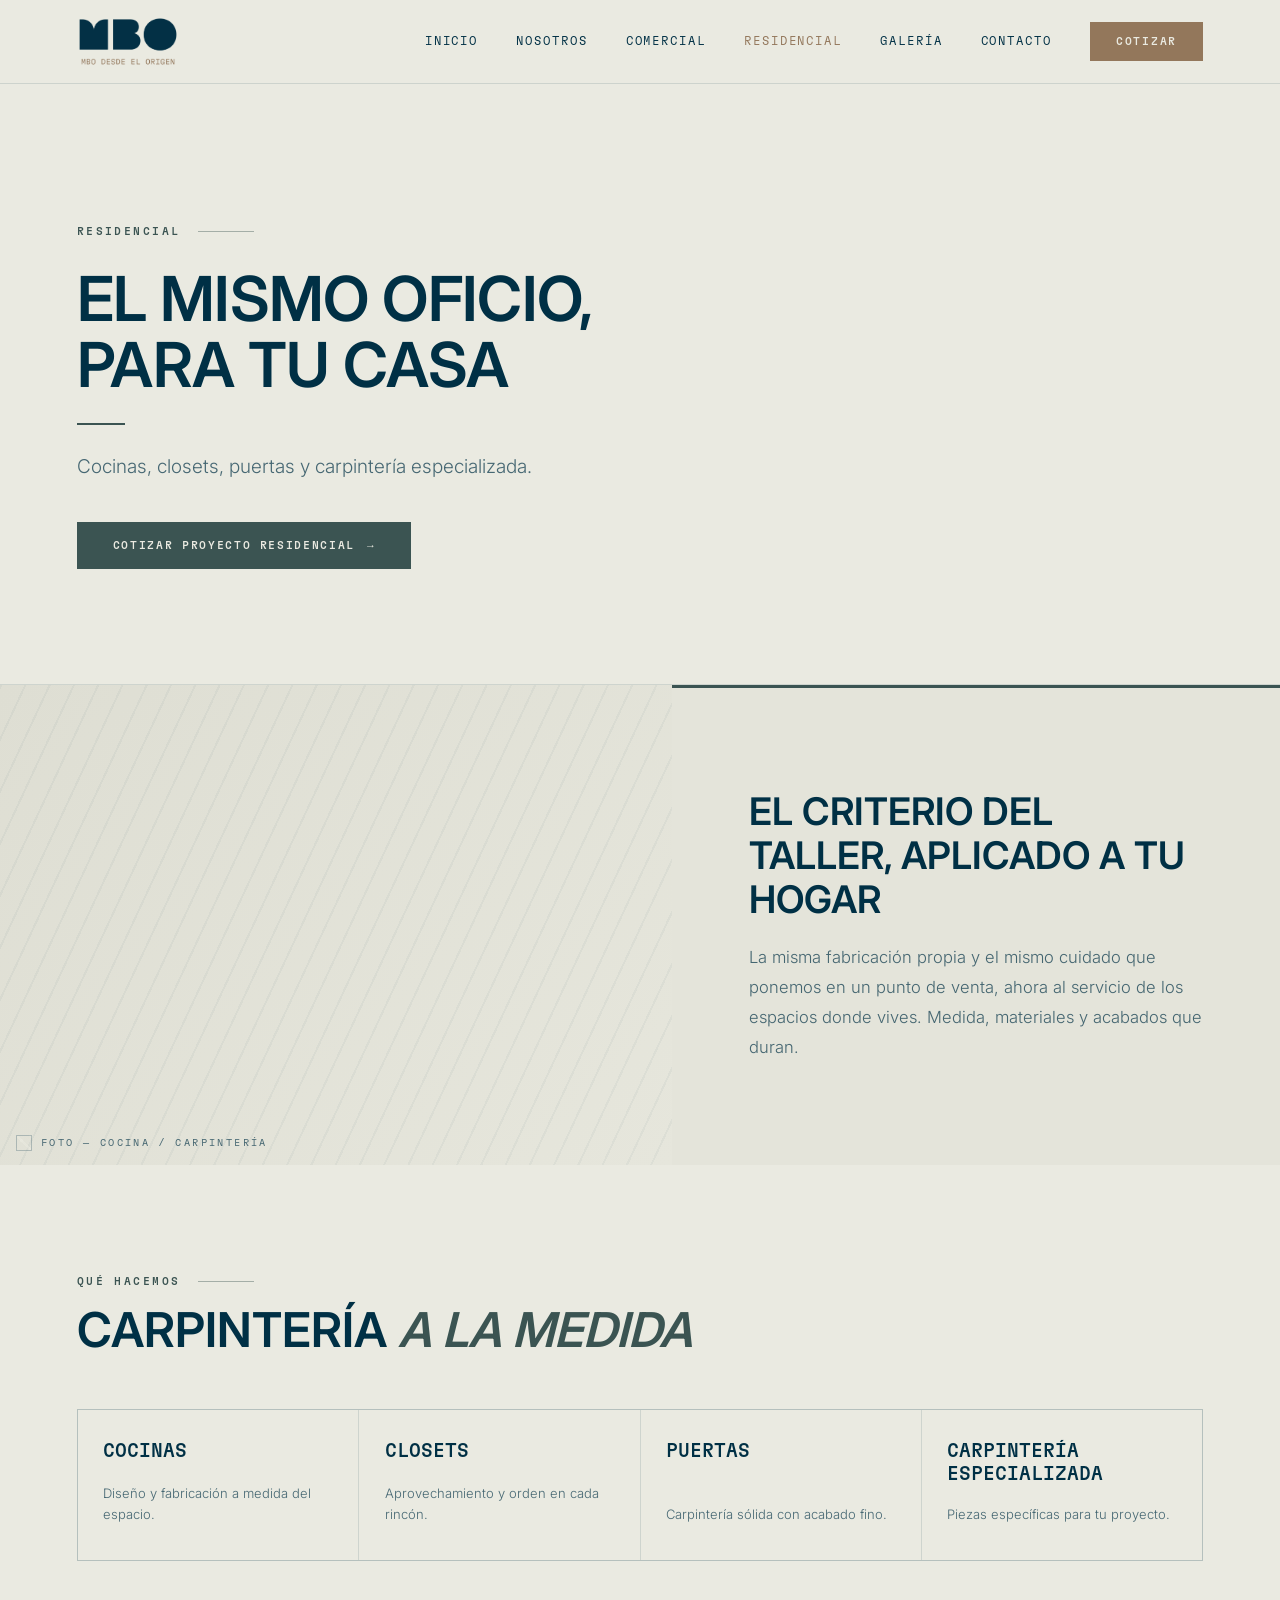
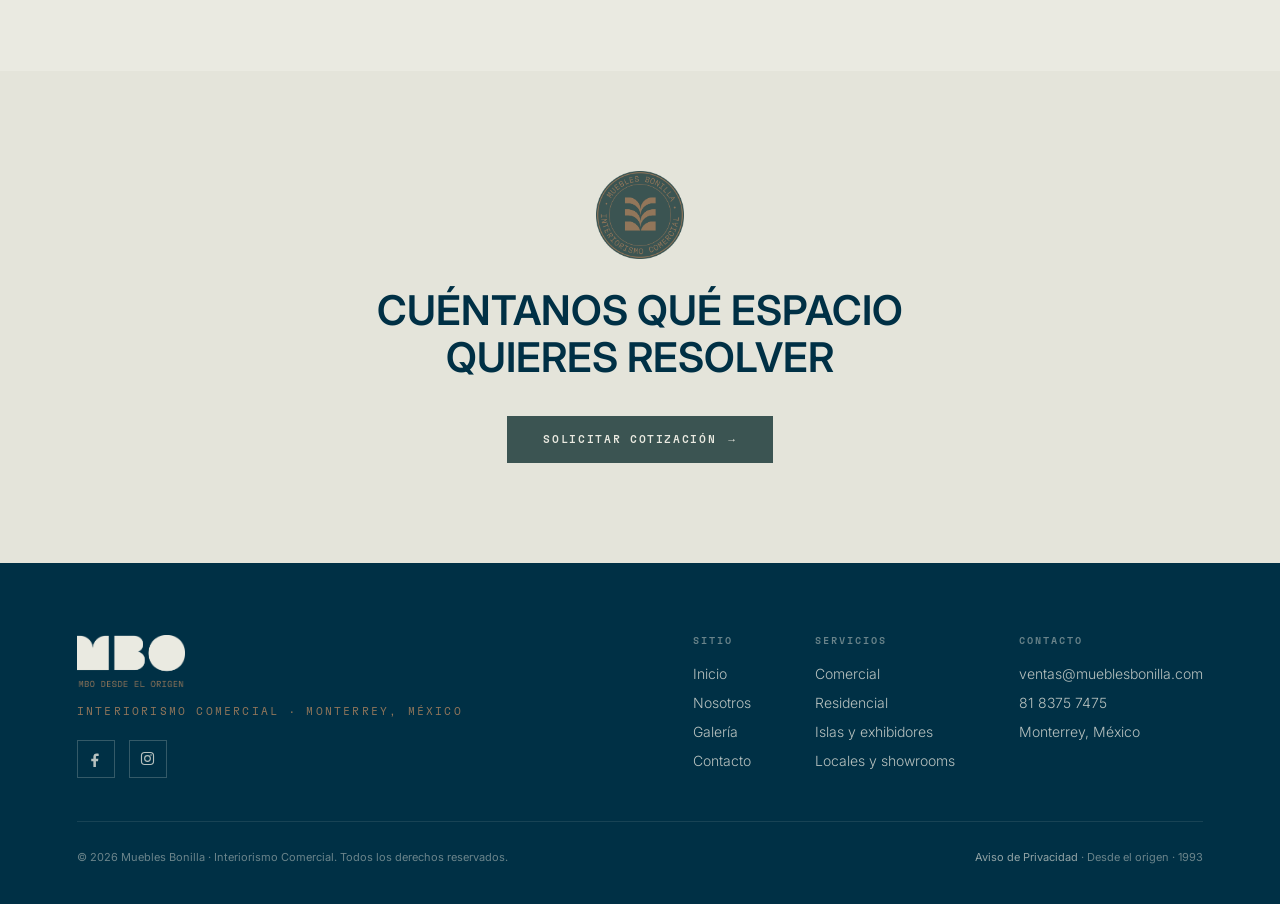
<file: mbo-website/residencial.html>
<!DOCTYPE html>
<html lang="es">
<head>
<meta charset="utf-8">
<meta name="viewport" content="width=device-width, initial-scale=1">
<title>Residencial — MBO · Interiorismo Comercial</title>
<link rel="stylesheet" href="css/site.css">
<style>
  /* Residencial: más cálida y ligera. El VERDE (Acero Verde) es exclusivo aquí. */
  .res-hero{ background:var(--lamina); color:var(--grafito); border-bottom:1px solid var(--acero-15); }
  .res-hero .pagehero-title{ color:var(--grafito); }
  .res-hero .pagehero-sub{ color:var(--muted); }
  .res-hero .btn{ margin-top:38px; }

  /* ── Acentos verdes propios de Residencial ── */
  .res .eyebrow{ color:var(--acero); }
  .res .eyebrow::after,.res .eyebrow::before{ background:rgba(59,84,82,.4); }
  .res .pagehero-rule{ background:var(--acero); }
  .res .section-title em{ color:var(--acero); }
  .res .btn-primary{ background:var(--acero); border-color:var(--acero); }

  .res-band{ display:grid; grid-template-columns:1.05fr 0.95fr; }
  .res-band .ph{ min-height:clamp(280px,40vw,480px); }
  .res-band-txt{ display:flex; flex-direction:column; justify-content:center; padding:clamp(40px,6vw,88px) var(--pad-x); background:#e4e4da; border-top:3px solid var(--acero); }
  .res-band-txt h3{ font-family:var(--sans); font-weight:600; font-size:clamp(24px,3vw,38px); line-height:1.16; margin-bottom:22px; color:var(--grafito); text-transform:uppercase; }
  .res-band-txt p{ font-family:var(--sans); font-weight:300; font-size:clamp(15px,1.3vw,18px); line-height:1.8; color:var(--muted); max-width:50ch; }
  @media (max-width:820px){ .res-band{ grid-template-columns:1fr; } }

  .cats{ display:grid; grid-template-columns:repeat(4,1fr); gap:1px; margin-top:52px; background:var(--acero-15); border:1px solid var(--acero-15); }
  .cat{ background:var(--lamina); padding:clamp(26px,2.4vw,38px) clamp(22px,2vw,28px); display:flex; flex-direction:column; min-height:150px; border-bottom:3px solid transparent; transition:border-color 250ms; }
  .cat:hover{ border-bottom-color:var(--acero); }
  .cat-k{ font-family:var(--mono); font-weight:500; font-size:clamp(16px,1.5vw,19px); color:var(--grafito); text-transform:uppercase; }
  .cat-d{ font-family:var(--sans); font-weight:300; font-size:13px; line-height:1.65; color:var(--muted); margin-top:auto; }
  @media (max-width:900px){ .cats{ grid-template-columns:1fr 1fr; } }
  @media (max-width:520px){ .cats{ grid-template-columns:1fr; } .cat{ min-height:0; } }

  .cta-soft{ text-align:center; padding:clamp(56px,8vw,100px) var(--pad-x); background:#e4e4da; }
  .cta-soft .sello{ width:88px; opacity:1; margin:0 auto 28px; }
  .cta-soft h2{ font-family:var(--sans); font-weight:600; font-size:clamp(24px,3.2vw,42px); line-height:1.16; max-width:22ch; margin:0 auto 34px; color:var(--grafito); text-transform:uppercase; }
</style>
</head>
<body class="res">

<nav class="nav">
  <a class="nav-brand" href="index.html"><img class="nav-logo" src="assets/logo-nav-grafito.png" alt="MBO — Desde el origen"></a>
  <div class="nav-links">
    <a class="nav-link" href="index.html">Inicio</a>
    <a class="nav-link" href="nosotros.html">Nosotros</a>
    <a class="nav-link" href="comercial.html">Comercial</a>
    <a class="nav-link active" href="residencial.html">Residencial</a>
    <a class="nav-link" href="galeria.html">Galería</a>
    <a class="nav-link" href="contacto.html">Contacto</a>
    <a class="nav-cta" href="contacto.html">Cotizar</a>
  </div>
</nav>

<section class="pagehero res-hero" data-screen-label="Hero Residencial">
  <div class="pagehero-inner">
    <p class="eyebrow">Residencial</p>
    <h1 class="pagehero-title">El mismo oficio, para tu casa</h1>
    <div class="pagehero-rule"></div>
    <p class="pagehero-sub">Cocinas, closets, puertas y carpintería especializada.</p>
    <a class="btn btn-primary" href="contacto.html">Cotizar proyecto residencial <span class="arrow">→</span></a>
  </div>
</section>

<section class="res-band" data-screen-label="Oficio en casa">
  <div class="ph light"><span class="ph-label">Foto — Cocina / Carpintería</span></div>
  <div class="res-band-txt">
    <h3>El criterio del taller, aplicado a tu hogar</h3>
    <p>La misma fabricación propia y el mismo cuidado que ponemos en un punto de venta, ahora al servicio de los espacios donde vives. Medida, materiales y acabados que duran.</p>
  </div>
</section>

<section class="section" style="background:var(--lamina);" data-screen-label="Qué hacemos">
  <p class="eyebrow">Qué hacemos</p>
  <h2 class="section-title">Carpintería <em>a la medida</em></h2>
  <div class="cats">
    <div class="cat"><span class="cat-k">Cocinas</span><span class="cat-d">Diseño y fabricación a medida del espacio.</span></div>
    <div class="cat"><span class="cat-k">Closets</span><span class="cat-d">Aprovechamiento y orden en cada rincón.</span></div>
    <div class="cat"><span class="cat-k">Puertas</span><span class="cat-d">Carpintería sólida con acabado fino.</span></div>
    <div class="cat"><span class="cat-k">Carpintería especializada</span><span class="cat-d">Piezas específicas para tu proyecto.</span></div>
  </div>
</section>

<section class="cta-soft" data-screen-label="CTA final">
  <img class="sello" src="assets/sello-verde.png" alt="Muebles Bonilla · Interiorismo Comercial">
  <h2>Cuéntanos qué espacio quieres resolver</h2>
  <a class="btn btn-primary" href="contacto.html">Solicitar cotización <span class="arrow">→</span></a>
</section>

<footer class="footer">
  <div class="footer-top">
    <div>
      <img class="footer-logo" src="assets/logo-origen-clara.png" alt="MBO — Desde el origen">
      <p class="footer-tag">Interiorismo comercial · Monterrey, México</p>
      <div class="footer-social">
        <a href="https://www.facebook.com/mueblesbonilla" aria-label="Facebook" target="_blank" rel="noopener"><svg viewBox="0 0 24 24" fill="currentColor" aria-hidden="true"><path d="M14 8.5h2.5V5.2C16 5.1 14.9 5 13.6 5 10.9 5 9 6.7 9 9.7v2.6H6v3.5h3V24h3.6v-8.2h2.9l.5-3.5h-3.4V10c0-1 .3-1.5 1.9-1.5z"/></svg></a>
        <a href="https://www.instagram.com/mueblesbonilla" aria-label="Instagram" target="_blank" rel="noopener"><svg viewBox="0 0 24 24" fill="none" stroke="currentColor" stroke-width="1.6" aria-hidden="true"><rect x="3.5" y="3.5" width="17" height="17" rx="4.5"/><circle cx="12" cy="12" r="4"/><circle cx="17" cy="7" r="1.1" fill="currentColor" stroke="none"/></svg></a>
      </div>
    </div>
    <div class="footer-nav">
      <div class="footer-col"><h4>Sitio</h4><a href="index.html">Inicio</a><a href="nosotros.html">Nosotros</a><a href="galeria.html">Galería</a><a href="contacto.html">Contacto</a></div>
      <div class="footer-col"><h4>Servicios</h4><a href="comercial.html">Comercial</a><a href="residencial.html">Residencial</a><a href="galeria.html">Islas y exhibidores</a><a href="galeria.html">Locales y showrooms</a></div>
      <div class="footer-col"><h4>Contacto</h4><a href="mailto:ventas@mueblesbonilla.com">ventas@mueblesbonilla.com</a><a href="tel:+528183757475">81 8375 7475</a><p>Monterrey, México</p></div>
    </div>
  </div>
  <div class="footer-bottom">
    <span class="footer-copy">© 2026 Muebles Bonilla · Interiorismo Comercial. Todos los derechos reservados.</span>
    <span class="footer-copy"><a href="aviso-privacidad.html">Aviso de Privacidad</a> · Desde el origen · 1993</span>
  </div>
</footer>

</body>
</html>
</file>
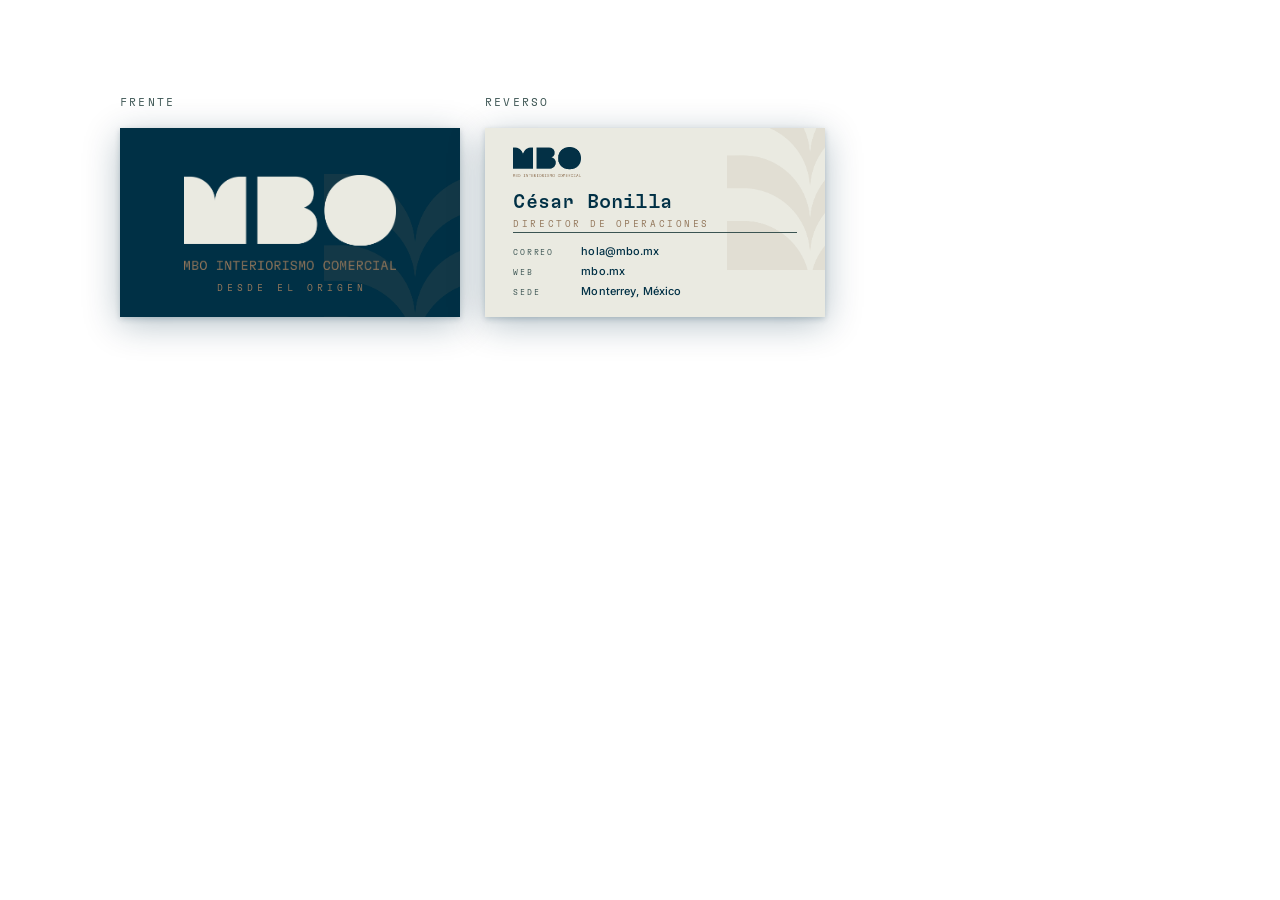
<file: mbo-website/Tarjeta MBO - Cesar Bonilla.html>
<!DOCTYPE html>
<html lang="es">
<head>
<meta charset="UTF-8">
<meta name="viewport" content="width=device-width, initial-scale=1.0">
<meta name="design_doc_mode" content="canvas">
<title>Tarjeta MBO — César Bonilla</title>
<style>
  /* ── Fuentes de marca ── */
  @font-face{
    font-family:'GT Flexa Mono';
    src:url('fonts/GT-Flexa-Mono-Light.otf') format('opentype');
    font-weight:300; font-style:normal; font-display:swap;
  }
  @font-face{
    font-family:'GT Flexa Mono';
    src:url('fonts/GT-Flexa-Mono-Medium.otf') format('opentype');
    font-weight:500; font-style:normal; font-display:swap;
  }
  @font-face{
    font-family:'Inter';
    src:url('fonts/Inter-Variable.ttf') format('truetype');
    font-weight:100 900; font-style:normal; font-display:swap;
  }

  :root{
    --lamina:#EAEAE1;
    --acero:#3B5452;
    --grafito:#003045;
    --terra:#93775B;
    --mono:'GT Flexa Mono','IBM Plex Mono',monospace;
    --sans:'Inter',system-ui,sans-serif;
  }
  *{box-sizing:border-box;margin:0;padding:0;}
  body{font-family:var(--sans);}
  a{color:var(--grafito);text-decoration:none;}
  a:hover{color:var(--terra);}

  .caption{
    position:absolute;
    font-family:var(--mono);
    font-weight:300;
    font-size:11px;
    letter-spacing:.20em;
    text-transform:uppercase;
    color:var(--acero);
  }

  /* ── Cascarón de tarjeta 90×50 mm ── */
  .card{
    position:absolute;
    width:90mm;
    height:50mm;
    border-radius:0;
    overflow:hidden;
    box-shadow:0 2mm 9mm rgba(0,48,69,.30), 0 .5mm 1.5mm rgba(0,48,69,.20);
  }

  /* ═══ FRENTE ═══ */
  .front{
    background:var(--grafito);
    display:flex;
    flex-direction:column;
    align-items:center;
    justify-content:center;
    padding:8mm;
  }
  .front .sym{
    position:absolute;
    right:-12mm; bottom:-14mm;
    width:48mm; height:auto;
    opacity:.13;
    pointer-events:none;
  }
  .front .logo{
    width:56mm; height:auto;
    display:block;
    position:relative; z-index:1;
  }
  .front .slogan{
    position:absolute;
    left:0; right:0; bottom:6mm;
    text-align:center;
    font-family:var(--mono);
    font-weight:300;
    font-size:2.5mm;
    letter-spacing:.42em;
    text-transform:uppercase;
    color:var(--terra);
    text-indent:.42em;
    z-index:1;
  }

  /* ═══ REVERSO ═══ */
  .back{
    background:var(--lamina);
    display:flex;
    flex-direction:column;
    justify-content:space-between;
    padding:5mm 7.5mm;
  }
  .back .top{
    position:relative; z-index:1;
    display:flex;
    flex-direction:column;
    gap:4mm;
  }
  .back .sym{
    position:absolute;
    right:-18mm; top:-10mm;
    width:44mm; height:auto;
    opacity:.10;
    pointer-events:none;
  }
  .back .logo{
    width:18mm; height:auto;
    display:block;
  }
  .back .name{
    font-family:var(--mono);
    font-weight:500;
    font-size:5.2mm;
    letter-spacing:.01em;
    color:var(--grafito);
    line-height:1;
  }
  .back .role{
    margin-top:1.8mm;
    font-family:var(--mono);
    font-weight:300;
    font-size:2.4mm;
    letter-spacing:.28em;
    text-transform:uppercase;
    color:var(--terra);
  }
  .back .contact{
    position:relative; z-index:1;
    border-top:.25mm solid var(--acero);
    padding-top:3mm;
    display:flex;
    flex-direction:column;
    gap:1.6mm;
  }
  .back .row{
    display:flex;
    align-items:baseline;
    gap:3mm;
  }
  .back .row .lbl{
    font-family:var(--mono);
    font-weight:300;
    font-size:2.1mm;
    letter-spacing:.22em;
    text-transform:uppercase;
    color:var(--acero);
    width:15mm;
    flex-shrink:0;
  }
  .back .row .val{
    font-family:var(--sans);
    font-weight:500;
    font-size:2.9mm;
    letter-spacing:.01em;
    color:var(--grafito);
  }
</style>
</head>
<body>

  <!-- FRENTE -->
  <div class="caption" style="left:120px; top:96px;">Frente</div>
  <div class="card front" style="left:120px; top:128px;" data-screen-label="Frente">
    <img class="sym" src="assets/symbol-terra.png" alt="">
    <img class="logo" src="assets/ic-clara.png" alt="MBO Interiorismo Comercial">
    <div class="slogan">Desde el origen</div>
  </div>

  <!-- REVERSO -->
  <div class="caption" style="left:485px; top:96px;">Reverso</div>
  <div class="card back" style="left:485px; top:128px;" data-screen-label="Reverso">
    <img class="sym" src="assets/symbol-terra.png" alt="">
    <div class="top">
      <img class="logo" src="assets/ic-grafito.png" alt="MBO Interiorismo Comercial">
      <div class="id">
        <div class="name">César Bonilla</div>
        <div class="role">Director de Operaciones</div>
      </div>
    </div>
    <div class="contact">
      <div class="row"><span class="lbl">Correo</span><a class="val" href="mailto:hola@mbo.mx">hola@mbo.mx</a></div>
      <div class="row"><span class="lbl">Web</span><a class="val" href="https://mbo.mx">mbo.mx</a></div>
      <div class="row"><span class="lbl">Sede</span><span class="val">Monterrey, México</span></div>
    </div>
  </div>

</body>
</html>
</file>
<file: mbo-website/css/site.css>
/* ══════════════════════════════════════════════════════════
   MBO — Interiorismo Comercial · Estilos compartidos del sitio
   ══════════════════════════════════════════════════════════ */

/* ── Fuentes de marca ── */
@font-face{ font-family:'GT Flexa Mono'; src:url('../fonts/GT-Flexa-Mono-Light.otf') format('opentype'); font-weight:300; font-style:normal; font-display:swap; }
@font-face{ font-family:'GT Flexa Mono'; src:url('../fonts/GT-Flexa-Mono-Medium.otf') format('opentype'); font-weight:500; font-style:normal; font-display:swap; }
@font-face{ font-family:'Inter'; src:url('../fonts/Inter-Variable.ttf') format('truetype'); font-weight:100 900; font-style:normal; font-display:swap; }

:root{
  --lamina:#EAEAE1;
  --acero:#3B5452;
  --grafito:#003045;
  --terra:#93775B;

  --acero-15:rgba(0,48,69,.12);
  --acero-30:rgba(0,48,69,.24);
  --grafito-08:rgba(0,48,69,.08);
  --muted:rgba(0,48,69,.70);
  --lamina-45:rgba(234,234,225,.45);
  --lamina-60:rgba(234,234,225,.62);
  --lamina-75:rgba(234,234,225,.78);

  --mono:'GT Flexa Mono','IBM Plex Mono',monospace;
  --sans:'Inter',system-ui,-apple-system,sans-serif;

  --pad-x:clamp(24px,6vw,120px);
}

*,*::before,*::after{ box-sizing:border-box; margin:0; padding:0; }
html{ scroll-behavior:smooth; }
body{ background:var(--lamina); color:var(--grafito); font-family:var(--sans); -webkit-font-smoothing:antialiased; }
img{ display:block; max-width:100%; }
a{ color:var(--grafito); text-decoration:none; }
a:hover{ color:var(--terra); }

/* ── Utilidades tipográficas ── */
.mono{ font-family:var(--mono); }
.eyebrow{
  font-family:var(--mono); font-weight:500; font-size:11px;
  letter-spacing:.22em; text-transform:uppercase; color:var(--terra);
  display:flex; align-items:center; gap:18px;
}
.eyebrow::after{ content:''; height:1px; width:56px; background:var(--acero-30); }
.eyebrow.on-dark{ color:var(--terra); }
.eyebrow.on-dark::after{ background:rgba(234,234,225,.22); }
.eyebrow.center{ justify-content:center; }
.eyebrow.center::before{ content:''; height:1px; width:56px; background:var(--acero-30); }

/* ══════════ NAV ══════════ */
.nav{
  position:sticky; top:0; z-index:100;
  background:rgba(234,234,225,.92); backdrop-filter:blur(8px);
  border-bottom:1px solid var(--acero-15);
  display:flex; align-items:center; justify-content:space-between;
  padding:0 var(--pad-x); height:84px;
}
.nav-logo{ height:52px; width:auto; object-fit:contain; }
.nav-brand{ display:flex; align-items:center; gap:11px; }
.nav-brand::after{ content:""; }.nav-tag{ font-family:var(--mono); font-weight:300; font-size:9px; letter-spacing:.22em; text-transform:uppercase; color:var(--terra); line-height:1.35; border-left:1px solid var(--acero-15); padding-left:11px; }
.nav-links{ display:flex; gap:38px; align-items:center; }
.nav-link{
  font-family:var(--mono); font-size:12px; font-weight:300;
  letter-spacing:.16em; text-transform:uppercase; color:var(--grafito);
  transition:color 200ms ease;
}
.nav-link:hover{ color:var(--terra); }
.nav-link.active{ color:var(--terra); }
.nav-cta{
  font-family:var(--mono); font-size:11px; font-weight:500;
  letter-spacing:.16em; text-transform:uppercase;
  padding:13px 26px; background:var(--terra); color:var(--lamina);
  border:none; cursor:pointer; transition:opacity 200ms ease; white-space:nowrap;
}
.nav-cta:hover{ opacity:.85; color:var(--lamina); }
.nav-toggle{ display:none; }

/* ══════════ HERO INTERIOR (páginas internas) ══════════ */
.pagehero{
  background:var(--grafito); color:var(--lamina);
  padding:clamp(72px,11vw,150px) var(--pad-x) clamp(64px,9vw,120px);
  position:relative; overflow:hidden;
}
.pagehero .sym-bg{
  position:absolute; right:-4%; bottom:-18%; width:min(46vw,560px);
  opacity:.06; pointer-events:none;
}
.pagehero-inner{ position:relative; z-index:1; max-width:960px; }
.pagehero-title{
  font-family:var(--sans); font-weight:600;
  font-size:clamp(34px,5.6vw,62px); line-height:1.06; letter-spacing:-.01em;
  color:var(--lamina); margin:28px 0 26px; max-width:16ch; text-transform:uppercase;
}
.pagehero-sub{
  font-family:var(--sans); font-weight:300;
  font-size:clamp(16px,1.5vw,19px); line-height:1.7; color:var(--lamina-75);
  max-width:60ch;
}
.pagehero-rule{ width:48px; height:2px; background:var(--terra); margin-bottom:26px; }

/* ══════════ SECCIÓN GENÉRICA ══════════ */
.section{ padding:clamp(64px,9vw,110px) var(--pad-x); }
.section.dark{ background:var(--grafito); color:var(--lamina); }
.section.brand{ background:var(--grafito); color:var(--lamina); }
.section-title{
  font-family:var(--sans); font-weight:600;
  font-size:clamp(30px,4.2vw,48px); line-height:1.1; margin:16px 0 0;
  color:inherit; text-transform:uppercase;
}
.section-title em{ font-style:italic; color:var(--terra); }
.section.dark .section-title em,.section.brand .section-title em{ color:var(--terra); }
.section-lead{
  font-family:var(--sans); font-weight:300;
  font-size:clamp(16px,1.5vw,19px); line-height:1.75; max-width:62ch; margin-top:28px;
  color:var(--muted);
}
.section.dark .section-lead,.section.brand .section-lead{ color:var(--lamina-75); }

/* ══════════ PLACEHOLDER DE IMAGEN ══════════ */
.ph{
  position:relative; overflow:hidden;
  background:
    linear-gradient(135deg, #0a2635 0%, #0e2f3f 45%, #13333f 100%);
  display:flex; align-items:flex-end; isolation:isolate;
}
.ph::before{
  content:''; position:absolute; inset:0;
  background:
    radial-gradient(120% 80% at 75% 15%, rgba(147,119,91,.18), transparent 60%),
    repeating-linear-gradient(115deg, rgba(234,234,225,.035) 0 2px, transparent 2px 22px);
  z-index:0;
}
.ph-label{
  position:relative; z-index:1;
  font-family:var(--mono); font-weight:300; font-size:10px;
  letter-spacing:.24em; text-transform:uppercase; color:var(--lamina-60);
  padding:14px 16px; display:flex; align-items:center; gap:9px;
}
.ph-label::before{
  content:''; width:16px; height:16px; flex-shrink:0;
  border:1px solid var(--lamina-45);
  background:
    linear-gradient(to top right, transparent 45%, var(--lamina-45) 45% 55%, transparent 55%),
    radial-gradient(circle at 32% 34%, var(--lamina-45) 1.5px, transparent 2px);
}
.ph.light{
  background:linear-gradient(135deg,#deded3,#e6e6dc);
}
.ph.light::before{
  background:repeating-linear-gradient(115deg, rgba(0,48,69,.04) 0 2px, transparent 2px 22px);
}
.ph.light .ph-label{ color:var(--muted); }
.ph.light .ph-label::before{ border-color:var(--acero-30); }
/* Imagen real dentro de un marco .ph */
.ph > img{ position:absolute; inset:0; width:100%; height:100%; object-fit:cover; z-index:2; display:block; }

/* ══════════ BOTONES ══════════ */
.btn{
  display:inline-flex; align-items:center; gap:12px;
  font-family:var(--mono); font-size:11px; font-weight:500;
  letter-spacing:.15em; text-transform:uppercase; cursor:pointer;
  padding:15px 34px; border:2px solid transparent; transition:all 200ms ease;
}
.btn-primary{ background:var(--terra); color:var(--lamina); border-color:var(--terra); }
.btn-primary:hover{ opacity:.88; color:var(--lamina); }
.btn-solid-dark{ background:var(--grafito); color:var(--lamina); border-color:var(--grafito); }
.btn-solid-dark:hover{ opacity:.88; color:var(--lamina); }
.btn-ghost{ background:transparent; color:var(--grafito); border-color:var(--acero-30); }
.btn-ghost:hover{ border-color:var(--grafito); color:var(--grafito); }
.btn-ghost.on-dark{ color:var(--lamina); border-color:rgba(234,234,225,.3); }
.btn-ghost.on-dark:hover{ border-color:var(--lamina); color:var(--lamina); }
.btn .arrow{ font-family:var(--mono); font-weight:500; }

/* ══════════ FOOTER ══════════ */
.footer{
  background:var(--grafito); color:var(--lamina);
  padding:clamp(48px,7vw,72px) var(--pad-x) 40px;
}
.footer-top{
  display:flex; justify-content:space-between; align-items:flex-start;
  gap:48px; flex-wrap:wrap; padding-bottom:40px;
  border-bottom:1px solid rgba(234,234,225,.1);
}
.footer-logo{ height:52px; width:auto; }
.footer-tag{
  font-family:var(--mono); font-weight:300; font-size:11px;
  letter-spacing:.2em; text-transform:uppercase; color:var(--terra); margin-top:18px;
}
.footer-nav{ display:flex; gap:64px; flex-wrap:wrap; }
.footer-col h4{
  font-family:var(--mono); font-weight:500; font-size:10px;
  letter-spacing:.2em; text-transform:uppercase; color:var(--lamina-45); margin-bottom:18px;
}
.footer-col a,.footer-col p{
  display:block; font-family:var(--sans); font-weight:300; font-size:14px;
  color:var(--lamina-75); margin-bottom:12px; transition:color 150ms;
}
.footer-col a:hover{ color:var(--lamina); }
.footer-bottom{
  display:flex; justify-content:space-between; align-items:center; gap:20px;
  flex-wrap:wrap; padding-top:28px;
}
.footer-copy{ font-family:var(--sans); font-size:11px; color:var(--lamina-45); }
.footer-copy a{ color:var(--lamina-60); }

/* ══════════ RESPONSIVE ══════════ */
@media (max-width:1024px){
  .nav{ padding:0 clamp(20px,4vw,48px); }
  .nav-brand{ margin-right:20px; }
  .nav-links{ gap:20px; }
  .nav-link{ font-size:11px; letter-spacing:.1em; }
  .nav-cta{ padding:11px 18px; }
}
@media (max-width:820px){
  .nav-link{ display:none; }
  .nav-links{ gap:0; }
  .nav-tag{ display:none; }
}

/* ══════════ REDES SOCIALES (FOOTER) ══════════ */
.footer-social{ display:flex; gap:14px; margin-top:22px; }
.footer-social a{
  display:flex; align-items:center; justify-content:center;
  width:38px; height:38px; border:1px solid rgba(234,234,225,.22);
  color:var(--lamina-75); transition:all 200ms ease;
}
.footer-social a:hover{ border-color:var(--terra); color:var(--terra); }
.footer-social svg{ width:17px; height:17px; }
.footer-bottom a{ color:var(--lamina-60); transition:color 150ms; }
.footer-bottom a:hover{ color:var(--lamina); }

/* ══════════ FRANJA DE CLIENTES ══════════ */
.clients{ background:var(--lamina); padding:clamp(48px,6vw,72px) var(--pad-x); border-top:1px solid var(--acero-15); }
.clients-label{
  font-family:var(--mono); font-weight:500; font-size:10px; letter-spacing:.24em;
  text-transform:uppercase; color:var(--terra); text-align:center; margin-bottom:clamp(32px,4vw,48px);
}
.clients-row{
  display:flex; flex-wrap:wrap; align-items:center; justify-content:center;
  gap:clamp(32px,5vw,72px);
}
.client-mark{
  font-family:var(--mono); font-weight:500; font-size:clamp(15px,1.5vw,19px);
  letter-spacing:.14em; text-transform:uppercase; color:var(--grafito);
  opacity:.34; filter:grayscale(1); transition:opacity 250ms ease, color 250ms ease;
}
.client-mark:hover{ opacity:.9; color:var(--terra); }
</file>
